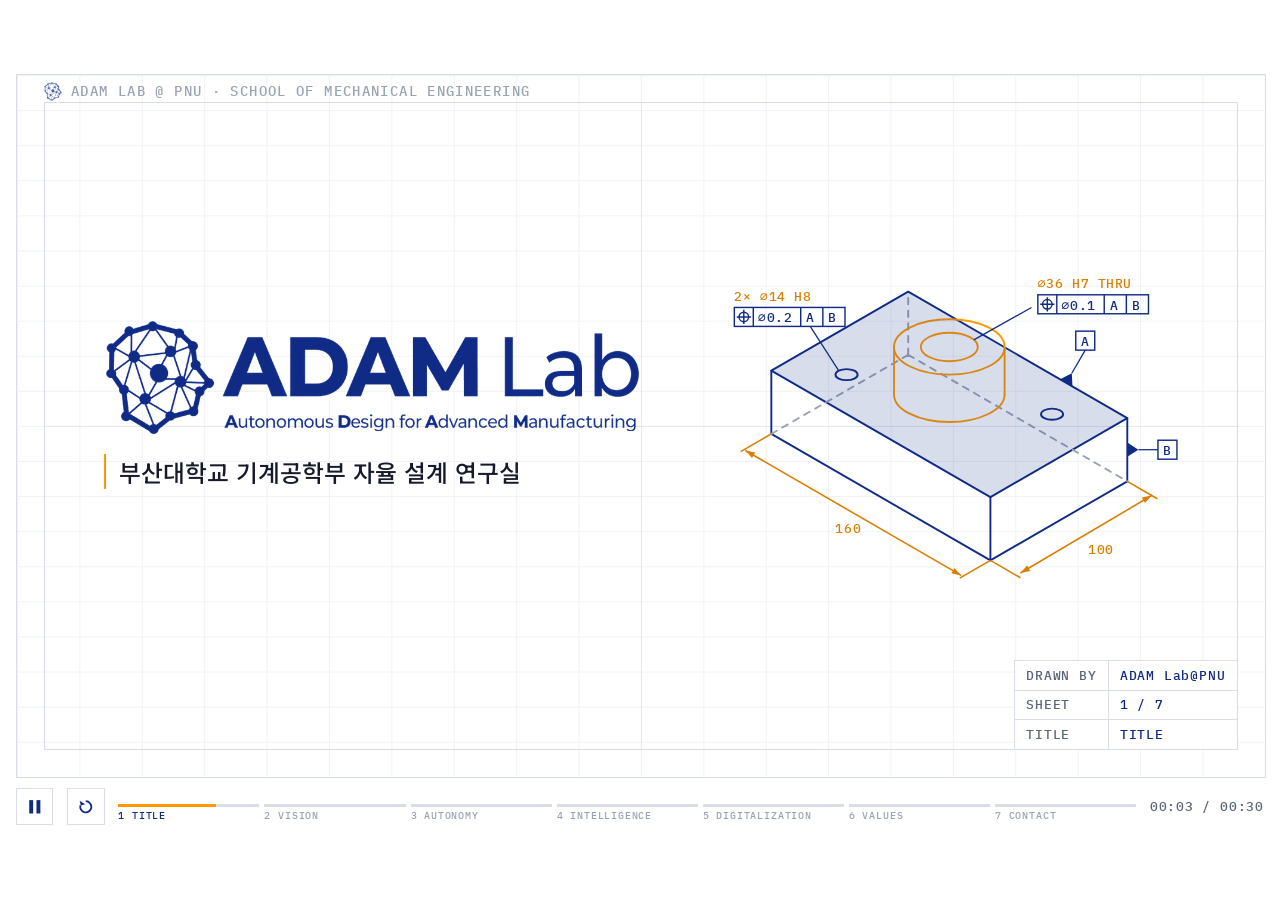
<file: assets/hero/index.html>
<!doctype html>
<html lang="ko">
<head>
<meta charset="utf-8">
<meta name="viewport" content="width=device-width,initial-scale=1,viewport-fit=cover">
<title>ADAM Lab Intro</title>
<link rel="preconnect" href="https://fonts.googleapis.com">
<link rel="stylesheet" href="https://fonts.googleapis.com/css2?family=Chakra+Petch:wght@500;600;700&family=Noto+Sans+KR:wght@400;500;700&family=IBM+Plex+Mono:wght@400;500&display=swap">
<style>
  :root{
    --ground:#FFFFFF;
    --sheet:#FFFFFF;
    --grid:#F0F2F7;
    --line:#D8DDE8;
    --line-soft:#E9ECF3;
    --navy:#102B86;
    --blue:#0707AA;
    --ink:#161A2B;
    --ink-dim:#5A6378;
    --ink-faint:#9AA3B5;
    --accent:#FF9900;
    --accent-deep:#D97E00;
    --display:"Chakra Petch","Noto Sans KR",system-ui,sans-serif;
    --body:"Noto Sans KR","Apple SD Gothic Neo","Malgun Gothic",system-ui,sans-serif;
    --mono:"IBM Plex Mono",ui-monospace,SFMono-Regular,Menlo,monospace;
    --ease:cubic-bezier(.2,.7,.2,1);
  }
  html,body{height:100%;overflow:hidden}
  body{
    margin:0;background:var(--ground);color:var(--ink);
    font-family:var(--body);font-size:14px;line-height:1.5;
    padding-inline:16px;padding-block:12px;box-sizing:border-box;
    display:flex;flex-direction:column;align-items:center;justify-content:center;
    -webkit-font-smoothing:antialiased;
  }
  /* whole widget scales with width, but never taller than the viewport (stage 56.25% + controls ≈ 4.5% of width) */
  .wrap{width:min(100%,calc((100vh - 24px) * 1.64));max-width:1400px;display:flex;flex-direction:column;container-type:inline-size}

  /* ---------- Drawing sheet / stage ---------- */
  .stage{
    position:relative;width:100%;aspect-ratio:16/9;max-width:100%;
    --k:.5; /* global timing scale */
    background:var(--sheet);
    border:1px solid var(--line);
    overflow:hidden;
    word-break:keep-all;overflow-wrap:break-word;
    background-image:
      linear-gradient(var(--grid) 1px,transparent 1px),
      linear-gradient(90deg,var(--grid) 1px,transparent 1px);
    background-size:5% 5%,5% 5%;
  }
  .frame{position:absolute;inset:2.2cqi;border:1px solid var(--line);pointer-events:none}
  .frame::before,.frame::after{content:"";position:absolute;background:var(--line)}
  .frame::before{left:-1px;right:-1px;top:50%;height:1px;opacity:.5}
  .frame::after{top:-1px;bottom:-1px;left:50%;width:1px;opacity:.5}
  .tick{position:absolute;left:2.2cqi;top:.55cqi;display:flex;align-items:center;gap:.7cqi;font:500 1.1cqi var(--mono);color:var(--ink-faint);letter-spacing:.1em;pointer-events:none}
  .tick img{height:1.5cqi;width:auto;display:block;opacity:.75}

  .titleblock{
    position:absolute;right:2.2cqi;bottom:2.2cqi;
    display:grid;grid-template-columns:auto auto;gap:0;
    border:1px solid var(--line);background:rgba(255,255,255,.92);
    font:500 1.05cqi/1.5 var(--mono);color:var(--ink-dim);letter-spacing:.06em;
    pointer-events:none;z-index:5
  }
  .titleblock div{padding:.35cqi .9cqi;border-right:1px solid var(--line);border-bottom:1px solid var(--line);white-space:nowrap}
  .titleblock div:nth-child(2n){border-right:0;color:var(--navy)}
  .titleblock div:nth-last-child(-n+2){border-bottom:0}
  .titleblock .hl{color:var(--accent-deep)}

  /* ---------- Scenes ---------- */
  .scene{position:absolute;inset:0;padding:5.5cqi 7cqi 9cqi;display:none;flex-direction:column;justify-content:center}
  .scene.active{display:flex}
  .stage.paused .scene.active,.stage.paused .scene.active *{animation-play-state:paused!important}

  .eyebrow{font:600 1.35cqi var(--display);letter-spacing:.22em;text-transform:uppercase;color:var(--accent-deep);margin:0 0 1.2cqi}
  .eyebrow .n{color:var(--ink-faint);margin-right:1cqi}
  .h-display{font:700 4.6cqi/1.15 var(--display);letter-spacing:-.005em;margin:0;color:var(--navy)}
  .h-display.lg{font-size:6cqi;line-height:1.05}
  .h-display em{font-style:normal;color:var(--accent)}
  .h-display.one{font-size:5cqi;white-space:nowrap}
  .split .h-display{font-size:3.6cqi}
  .lead{font:400 1.8cqi/1.7 var(--body);color:var(--ink-dim);max-width:46em;margin:1.3cqi 0 0;text-wrap:pretty}
  .lead strong{color:var(--ink);font-weight:500}
  .chips{display:flex;flex-wrap:wrap;gap:.8cqi;margin-top:2cqi}
  .chip{font:500 1.35cqi var(--mono);letter-spacing:.06em;color:var(--ink-dim);border:1px solid var(--line);padding:.45cqi 1cqi;background:rgba(255,255,255,.7);white-space:nowrap}
  .chip.on{border-color:var(--navy);color:var(--navy)}

  /* ---------- Motion primitives ---------- */
  .scene.active .rise{animation:rise .7s var(--ease) both;animation-delay:calc(var(--d,0s)*var(--k))}
  .scene.active .fade{animation:fade .6s var(--ease) both;animation-delay:calc(var(--d,0s)*var(--k))}
  .scene.active .pop{animation:pop .5s var(--ease) both;animation-delay:calc(var(--d,0s)*var(--k))}
  .scene.active .draw{stroke-dasharray:1;stroke-dashoffset:1;animation:appear .01s linear both calc(var(--d,0s)*var(--k)),draw calc(var(--dd,1.1s)*var(--k)) var(--ease) both calc(var(--d,0s)*var(--k))}
  .scene.active .dots{animation:dots calc(3.2s*var(--k)) var(--ease) both;animation-delay:calc(var(--d,0s)*var(--k))}
  @keyframes rise{from{opacity:0;transform:translateY(1.6cqi)}to{opacity:1;transform:none}}
  @keyframes fade{from{opacity:0}to{opacity:1}}
  @keyframes pop{from{opacity:0;transform:scale(.6)}to{opacity:1;transform:none}}
  @keyframes draw{to{stroke-dashoffset:0}}
  @keyframes appear{from{opacity:0}to{opacity:1}}
  @keyframes dots{0%{opacity:0}25%{opacity:1}70%{opacity:1}100%{opacity:0}}
  @keyframes fill-in{from{fill-opacity:0}to{fill-opacity:.16}}
  @keyframes flow{to{stroke-dashoffset:-24}}
  @media (prefers-reduced-motion:reduce){
    .scene.active *{animation-duration:.01s!important;animation-delay:0s!important}
  }

  /* ---------- Scene 1: Title ---------- */
  .s1 .txt{max-width:50cqi}
  .s1 .logo{width:43cqi;max-width:100%;height:auto;display:block}
  .s1 .ko{font:500 1.9cqi var(--body);color:var(--ink);margin-top:1.4cqi;padding-left:1cqi;border-left:2px solid var(--accent)}
  .s1 .en{font:500 1.3cqi var(--mono);letter-spacing:.08em;color:var(--ink-dim);margin-top:.5cqi;padding-left:1cqi}
  .part{position:absolute;right:5cqi;top:50%;width:38cqi;transform:translateY(-50%);pointer-events:none}
  .part svg{width:100%;height:auto;display:block;overflow:visible}
  .part .st{fill:none;stroke:var(--navy);stroke-width:1.2;stroke-linecap:round;stroke-linejoin:round}
  .part .st.hid{stroke:var(--ink-faint);stroke-dasharray:4 4}
  .part .st.ac{stroke:var(--accent)}
  .part .dim{fill:none;stroke:var(--accent-deep);stroke-width:1}
  .part text{font:500 8.5px var(--mono);fill:var(--accent-deep);letter-spacing:.04em}
  .part text.dt{fill:var(--navy)}
  .part .fcf{fill:none;stroke:var(--navy);stroke-width:.9}
  .part .fcf-fill{fill:var(--navy)}
  .part .ldr{fill:none;stroke:var(--navy);stroke-width:.8}
  .part .face{fill:var(--navy);fill-opacity:0}
  .scene.active .part .face{animation:fill-in .8s var(--ease) both;animation-delay:calc(var(--d,0s)*var(--k))}

  /* ---------- Scene 2: Vision / AID ---------- */
  .aid{display:grid;grid-template-columns:repeat(3,1fr);gap:1.6cqi;margin-top:2.6cqi}
  .aid .k{border-top:1px solid var(--line);padding-top:1.2cqi}
  .aid .cap{font:700 6.4cqi/1 var(--display);color:var(--accent)}
  .aid .word{font:600 1.9cqi var(--display);letter-spacing:.06em;color:var(--navy);margin-top:.4cqi}
  .aid .sub{font:400 1.35cqi var(--mono);color:var(--ink-dim);letter-spacing:.04em;margin-top:.3cqi}

  /* ---------- Scene 3: Autonomy pipeline ---------- */
  .flow{display:flex;flex-direction:column;gap:.3cqi}
  .node{display:grid;grid-template-columns:8cqi 1fr;gap:1.2cqi;align-items:center;border:1px solid var(--line);background:rgba(255,255,255,.8);padding:.45cqi 1cqi;min-width:0}
  .node svg{width:100%;height:auto;display:block;aspect-ratio:2/1}
  .node .st{fill:none;stroke:var(--navy);stroke-width:1.3;stroke-linecap:round;stroke-linejoin:round}
  .node .st.ac{stroke:var(--accent)}
  .node .st.dim{stroke:var(--ink-faint)}
  .node .lbl{font:600 1.4cqi var(--display);letter-spacing:.14em;color:var(--navy)}
  .node .lbl-ko{font:400 1.25cqi var(--body);color:var(--ink-dim);margin-top:.1cqi}
  .arrow{width:8cqi;height:1.3cqi;color:var(--ink-faint);padding-left:1cqi;box-sizing:border-box}
  .arrow svg{width:100%;height:100%;display:block;overflow:visible}
  .arrow .st{fill:none;stroke:currentColor;stroke-width:1.4}

  /* ---------- Scene 4/5: split layout ---------- */
  .split{display:grid;grid-template-columns:1.2fr 1fr;gap:3cqi;align-items:center}

  .graph{width:100%;height:auto;display:block;overflow:visible}
  .graph .dot{fill:var(--ink-faint)}
  .graph .edge{fill:none;stroke:var(--accent);stroke-width:1.2}
  .graph .nd{fill:#fff;stroke:var(--navy);stroke-width:1.6}
  .graph .nd.c{fill:var(--navy)}
  .graph .nd.s{fill:var(--navy)}
  .graph text{font:500 9.5px var(--mono);fill:var(--navy);letter-spacing:.04em;paint-order:stroke;stroke:#fff;stroke-width:3px;stroke-linejoin:round}
  .graph .lbl-dim{fill:var(--ink-dim)}

  .twin{width:100%;height:auto;display:block;overflow:visible}
  .twin .st{fill:none;stroke:var(--ink-dim);stroke-width:1.2;stroke-linecap:round;stroke-linejoin:round}
  .twin .solid{fill:var(--ink-faint);fill-opacity:.25;stroke:var(--ink-dim);stroke-width:1.2}
  .twin .wire{stroke:var(--navy);stroke-width:1.6}
  .twin .wire.hid{stroke:var(--ink-faint);stroke-dasharray:5 5}
  .twin .thread{fill:none;stroke:var(--accent);stroke-width:1.4;stroke-dasharray:6 6}
  .scene.active .twin .thread.live{animation:fade .5s var(--ease) both calc(var(--d,0s)*var(--k)),flow 1s linear infinite calc(var(--d,0s)*var(--k))}
  .twin text{font:500 9px var(--mono);letter-spacing:.14em;fill:var(--ink-dim)}
  .twin text.ac{fill:var(--navy)}
  .twin .sig{fill:var(--accent)}
  .twin .tag{font:400 8px var(--mono);fill:var(--ink-dim);letter-spacing:.02em}

  /* ---------- Scene 6: Values ---------- */
  .vals{display:grid;grid-template-columns:repeat(3,1fr);gap:2cqi;margin-top:2.6cqi}
  .val{border-top:2px solid var(--accent);padding-top:1.4cqi}
  .val .pic{width:9cqi;height:auto;display:block;margin-bottom:1cqi;overflow:visible}
  .val .pic .st{fill:none;stroke:var(--navy);stroke-width:1.4;stroke-linecap:round;stroke-linejoin:round}
  .val .pic .ac{stroke:var(--accent)}
  .val .pic .nd{fill:#fff;stroke:var(--navy);stroke-width:1.4}
  .val .pic .nd.c{fill:var(--accent);stroke:var(--accent)}
  .val .en{font:700 3.6cqi/1 var(--display);letter-spacing:.02em;color:var(--navy)}
  .val .ko{font:500 1.7cqi/1.55 var(--body);color:var(--ink);margin-top:1cqi}
  .val .q{font:400 1.3cqi/1.55 var(--body);color:var(--ink-dim);margin-top:.5cqi}

  /* ---------- Scene 7: Closing ---------- */
  .s7 .mark{width:9cqi;height:auto;display:block;margin-bottom:1.2cqi}
  .s7 .contact{display:grid;grid-template-columns:auto 1fr;gap:.4cqi 2cqi;margin-top:2.4cqi;font:400 1.5cqi/1.6 var(--body);color:var(--ink)}
  .s7 .contact dt{font:500 1.1cqi var(--mono);letter-spacing:.14em;color:var(--ink-faint);text-transform:uppercase;align-self:center}
  .s7 .contact dd{margin:0}
  .s7 .contact a{color:var(--blue);text-decoration:none;border-bottom:1px solid var(--line)}

  /* ---------- Controls ---------- */
  .controls{display:flex;align-items:center;gap:1.1cqi;margin-top:.8cqi;color:var(--ink-dim);font:500 1.05cqi var(--mono);letter-spacing:.06em}
  .btn{appearance:none;border:1px solid var(--line);background:#fff;color:var(--navy);width:3cqi;height:3cqi;display:inline-flex;align-items:center;justify-content:center;cursor:pointer;padding:0;flex:none}
  .btn:hover{border-color:var(--navy)}
  .btn:focus-visible{outline:2px solid var(--accent);outline-offset:2px}
  .btn svg{width:1.25cqi;height:1.25cqi;fill:currentColor}
  .btn svg.off{display:none!important}
  .segs{flex:1 1 auto;display:flex;gap:.4cqi;min-width:0}
  .seg{flex:1;height:2.4cqi;position:relative;cursor:pointer;background:transparent;border:0;padding:0;min-width:0}
  .seg::before{content:"";position:absolute;left:0;right:0;top:.95cqi;height:.28cqi;background:var(--line)}
  .seg .fill{position:absolute;left:0;top:.95cqi;height:.28cqi;width:0;background:var(--accent)}
  .seg.done .fill{width:100%}
  .seg:focus-visible{outline:2px solid var(--accent);outline-offset:2px}
  .seg .nm{position:absolute;left:0;right:.5cqi;top:1.4cqi;font:500 .82cqi var(--mono);letter-spacing:.08em;color:var(--ink-faint);white-space:nowrap;overflow:hidden;text-overflow:ellipsis;text-align:left}
  .seg.cur .nm{color:var(--navy)}
  .time{font-variant-numeric:tabular-nums;min-width:9ch;text-align:right;flex:none}
</style>

<div class="wrap">
  <div class="stage" id="stage">
    <div class="frame"></div>
    <div class="tick"><img src="[data-uri]" alt=""><span>ADAM LAB @ PNU · SCHOOL OF MECHANICAL ENGINEERING</span></div>

    <!-- ============ SHEET 1 · TITLE ============ -->
    <section class="scene s1" data-name="TITLE" data-ko="타이틀" data-dur="4500">
      <div class="part">
        <svg viewBox="36 70 300 210" aria-hidden="true">
          <!-- 1. top face outline -->
          <path class="st draw" pathLength="1" style="--d:.2s;--dd:1s" d="M150,90 L288.6,170 L202,220 L63.4,140 Z"></path>
          <!-- 2. vertical edges -->
          <path class="st draw" pathLength="1" style="--d:1s;--dd:.5s" d="M288.6,170 L288.6,210"></path>
          <path class="st draw" pathLength="1" style="--d:1.05s;--dd:.5s" d="M202,220 L202,260"></path>
          <path class="st draw" pathLength="1" style="--d:1.1s;--dd:.5s" d="M63.4,140 L63.4,180"></path>
          <!-- 3. bottom edges -->
          <path class="st draw" pathLength="1" style="--d:1.4s;--dd:.8s" d="M63.4,180 L202,260 L288.6,210"></path>
          <!-- 4. hidden edges -->
          <path class="st hid fade" style="--d:2s" d="M150,130 L288.6,210 M150,130 L63.4,180 M150,130 L150,90"></path>
          <!-- 5. boss ⌀70 with ⌀36 bore -->
          <path class="st ac draw" pathLength="1" style="--d:2.2s;--dd:.7s" d="M141,125 a35,17.5 0 1 0 70,0 a35,17.5 0 1 0 -70,0"></path>
          <path class="st ac draw" pathLength="1" style="--d:2.7s;--dd:.4s" d="M141,125 L141,155 M211,125 L211,155"></path>
          <path class="st ac draw" pathLength="1" style="--d:2.95s;--dd:.6s" d="M141,155 A35,17.5 0 1 0 211,155"></path>
          <path class="st ac draw" pathLength="1" style="--d:3.3s;--dd:.5s" d="M158,125 a18,9 0 1 0 36,0 a18,9 0 1 0 -36,0"></path>
          <!-- 6. plate holes ⌀14 -->
          <path class="st draw" pathLength="1" style="--d:3.5s;--dd:.5s" d="M104,142.5 a7,3.5 0 1 0 14,0 a7,3.5 0 1 0 -14,0"></path>
          <path class="st draw" pathLength="1" style="--d:3.65s;--dd:.5s" d="M234,167.5 a7,3.5 0 1 0 14,0 a7,3.5 0 1 0 -14,0"></path>
          <!-- 7. face tint -->
          <polygon class="face" points="150,90 288.6,170 202,220 63.4,140" style="--d:3.9s" fill-opacity="0"></polygon>
          <!-- 8. dimension 160 along the front-left bottom edge -->
          <path class="dim draw" pathLength="1" style="--d:4.2s;--dd:.7s" d="M63.4,180 L44,191.2 M202,260 L182.6,271.2 M47,190.5 L183.5,269.5"></path>
          <g class="fade" style="--d:4.7s" fill="var(--accent-deep)">
            <polygon points="183.5,269.5 177.3,268.2 179.3,264.8"></polygon>
            <polygon points="47,190.5 51.2,195.2 53.2,191.8"></polygon>
          </g>
          <text class="fade" style="--d:4.8s" x="104" y="243">160</text>
          <!-- 9. dimension 100 along the front-right bottom edge -->
          <path class="dim draw" pathLength="1" style="--d:4.6s;--dd:.7s" d="M288.6,210 L307.6,221 M202,260 L221,271 M304,219 L221,268"></path>
          <g class="fade" style="--d:5.1s" fill="var(--accent-deep)">
            <polygon points="221,268 227.2,266.7 225.2,263.3"></polygon>
            <polygon points="304,219 299.8,223.7 297.8,220.3"></polygon>
          </g>
          <text class="fade" style="--d:5.2s" x="264" y="256">100</text>
          <!-- 10. bore: size + position tolerance to datums A, B -->
          <path class="ldr fade" style="--d:5.3s" d="M191.5,120.5 L228,100"></path>
          <g class="fade" style="--d:5.4s">
            <text x="232" y="88">⌀36 H7 THRU</text>
            <rect class="fcf" x="232" y="92" width="70" height="12"></rect>
            <path class="fcf" d="M244,92 v12 M274,92 v12 M288,92 v12"></path>
            <circle class="fcf" cx="238" cy="98" r="3"></circle>
            <path class="fcf" d="M238,93.5 v9 M233.5,98 h9"></path>
            <text class="dt" x="247" y="101.5">⌀0.1</text>
            <text class="dt" x="277.5" y="101.5">A</text>
            <text class="dt" x="291.5" y="101.5">B</text>
          </g>
          <!-- 11. plate holes: size + position tolerance -->
          <path class="ldr fade" style="--d:5.6s" d="M106,140 L88,112"></path>
          <g class="fade" style="--d:5.7s">
            <text x="40" y="96">2× ⌀14 H8</text>
            <rect class="fcf" x="40" y="100" width="70" height="12"></rect>
            <path class="fcf" d="M52,100 v12 M82,100 v12 M96,100 v12"></path>
            <circle class="fcf" cx="46" cy="106" r="3"></circle>
            <path class="fcf" d="M46,101.5 v9 M41.5,106 h9"></path>
            <text class="dt" x="55" y="109.5">⌀0.2</text>
            <text class="dt" x="85.5" y="109.5">A</text>
            <text class="dt" x="99.5" y="109.5">B</text>
          </g>
          <!-- 12. datum A (top face) · datum B (right side face): triangle base on the surface edge, apex to the leader -->
          <g class="fade" style="--d:6s">
            <polygon class="fcf-fill" points="253.9,149.95 246.1,145.45 253.5,141.6"></polygon>
            <path class="ldr" d="M253.5,141.6 L262,127"></path>
            <rect class="fcf" x="256" y="115" width="12" height="12"></rect>
            <text class="dt" x="259" y="124.5">A</text>
          </g>
          <g class="fade" style="--d:6.2s">
            <polygon class="fcf-fill" points="288.6,185.5 288.6,194.5 295.6,190"></polygon>
            <path class="ldr" d="M295.6,190 L308,190"></path>
            <rect class="fcf" x="308" y="184" width="12" height="12"></rect>
            <text class="dt" x="311" y="193.5">B</text>
          </g>
        </svg>
      </div>
      <div class="txt">
        <img class="logo rise" style="--d:.2s" src="[data-uri]" alt="ADAM Lab — Autonomous Design for Advanced Manufacturing">
        <div class="ko rise" style="--d:1s">부산대학교 기계공학부 자율 설계 연구실</div>
      </div>
    </section>

    <!-- ============ SHEET 2 · VISION ============ -->
    <section class="scene s2" data-name="VISION" data-ko="비전" data-dur="4500">
      <p class="eyebrow rise">Our vision</p>
      <h2 class="h-display lg rise" style="--d:.15s">Pioneering <em>AX</em> &amp; <em>DX</em><br>in Engineering Design</h2>
      <p class="lead rise" style="--d:.5s">설계는 여전히 사람의 경험과 반복 작업에 크게 의존합니다.<br>ADAM Lab은 <strong>AI 전환(AX)</strong>과 <strong>디지털 전환(DX)</strong>으로<br>공학 설계가 스스로 판단하고, 배우고, 연결되는 다음 단계를 개척합니다.</p>
      <div class="aid">
        <div class="k rise" style="--d:1.4s"><div class="cap">A</div><div class="word">Autonomy</div><div class="sub">IDEA → PRODUCT</div></div>
        <div class="k rise" style="--d:1.7s"><div class="cap">I</div><div class="word">Intelligence</div><div class="sub">DATA → KNOWLEDGE</div></div>
        <div class="k rise" style="--d:2s"><div class="cap">D</div><div class="word">Digitalization</div><div class="sub">PHYSICAL → DIGITAL</div></div>
      </div>
      <p class="lead rise" style="--d:2.8s;margin-top:1.8cqi">세 축이 모여 하나의 목표가 됩니다.</p>
    </section>

    <!-- ============ SHEET 3 · AUTONOMY ============ -->
    <section class="scene s3" data-name="AUTONOMY" data-ko="설계 자율화" data-dur="5000">
      <div class="split">
        <div>
          <p class="eyebrow rise"><span class="n">A</span>Autonomy · Idea to Product</p>
          <h2 class="h-display rise" style="--d:.15s">아이디어가 제품이 되는<br>전 과정을 자율화한다</h2>
          <p class="lead rise" style="--d:.4s">CAD 모델링, 공정 계획(CAPP), 가공(CAM)을 하나의 AI 기반 자동화 흐름으로 통합합니다. 적층·하이브리드·지속가능 제조를 위한 설계 결정을 시스템이 먼저 제안합니다.</p>
          <div class="chips">
            <span class="chip on rise" style="--d:5.8s">CAD / CAPP / CAM</span>
            <span class="chip rise" style="--d:6s">Design for Additive Manufacturing</span>
            <span class="chip rise" style="--d:6.2s">Hybrid Manufacturing</span>
            <span class="chip rise" style="--d:6.4s">Sustainable Manufacturing</span>
          </div>
        </div>
        <div class="flow">
          <div class="node rise" style="--d:1s">
            <svg viewBox="0 10 120 70" aria-hidden="true">
              <path class="st dim draw" pathLength="1" style="--d:1.2s;--dd:.8s" d="M14,70 C30,20 50,80 62,40 S90,20 106,60"></path>
              <path class="st draw" pathLength="1" style="--d:1.5s;--dd:.5s" d="M20,76 L100,76"></path>
              <path class="st ac draw" pathLength="1" style="--d:1.6s;--dd:.4s" d="M60,18 v-6 M50,22 l-4,-4 M70,22 l4,-4"></path>
            </svg>
            <div><div class="lbl">IDEA</div><div class="lbl-ko">설계 의도 · 요구사항</div></div>
          </div>
          <div class="arrow fade" style="--d:1.7s"><svg viewBox="0 0 16 16"><path class="st draw" pathLength="1" style="--d:1.7s;--dd:.4s" d="M8,0 V13 M3,8 L8,13 L13,8"></path></svg></div>
          <div class="node rise" style="--d:1.9s">
            <svg viewBox="0 10 120 70" aria-hidden="true">
              <path class="st draw" pathLength="1" style="--d:2.1s;--dd:.7s" d="M30,32 L78,32 L98,20 L98,58 L78,70 L30,70 Z"></path>
              <path class="st draw" pathLength="1" style="--d:2.4s;--dd:.5s" d="M78,32 L78,70 M78,32 L98,20 M30,32 L50,20 L98,20"></path>
              <path class="st ac draw" pathLength="1" style="--d:2.6s;--dd:.5s" d="M43,51 a11,11 0 1 0 22,0 a11,11 0 1 0 -22,0"></path>
            </svg>
            <div><div class="lbl">CAD</div><div class="lbl-ko">형상 모델링</div></div>
          </div>
          <div class="arrow fade" style="--d:2.6s"><svg viewBox="0 0 16 16"><path class="st draw" pathLength="1" style="--d:2.6s;--dd:.4s" d="M8,0 V13 M3,8 L8,13 L13,8"></path></svg></div>
          <div class="node rise" style="--d:2.8s">
            <svg viewBox="0 10 120 70" aria-hidden="true">
              <path class="st ac draw" pathLength="1" style="--d:3s;--dd:.4s" d="M18,24 h8 M18,45 h8 M18,66 h8"></path>
              <path class="st draw" pathLength="1" style="--d:3.1s;--dd:.4s" d="M36,24 h66"></path>
              <path class="st draw" pathLength="1" style="--d:3.25s;--dd:.4s" d="M36,45 h50"></path>
              <path class="st draw" pathLength="1" style="--d:3.4s;--dd:.4s" d="M36,66 h58"></path>
            </svg>
            <div><div class="lbl">CAPP</div><div class="lbl-ko">공정 순서 · 공구 · 조건</div></div>
          </div>
          <div class="arrow fade" style="--d:3.5s"><svg viewBox="0 0 16 16"><path class="st draw" pathLength="1" style="--d:3.5s;--dd:.4s" d="M8,0 V13 M3,8 L8,13 L13,8"></path></svg></div>
          <div class="node rise" style="--d:3.7s">
            <svg viewBox="0 10 120 70" aria-hidden="true">
              <rect class="st dim" x="18" y="18" width="84" height="54"></rect>
              <path class="st ac draw" pathLength="1" style="--d:3.9s;--dd:1.4s" d="M24,24 H96 V32 H24 V40 H96 V48 H24 V56 H96 V64 H24"></path>
            </svg>
            <div><div class="lbl">CAM</div><div class="lbl-ko">가공 경로 · NC 코드</div></div>
          </div>
          <div class="arrow fade" style="--d:4.4s"><svg viewBox="0 0 16 16"><path class="st draw" pathLength="1" style="--d:4.4s;--dd:.4s" d="M8,0 V13 M3,8 L8,13 L13,8"></path></svg></div>
          <div class="node rise" style="--d:4.6s">
            <svg viewBox="0 10 120 70" aria-hidden="true">
              <path class="st draw" pathLength="1" style="--d:4.8s;--dd:.7s" d="M30,40 L70,22 L105,40 L65,58 Z"></path>
              <path class="st draw" pathLength="1" style="--d:5.1s;--dd:.5s" d="M30,40 v18 L65,76 L105,58 v-18 M65,58 v18"></path>
              <path class="st ac draw" pathLength="1" style="--d:5.4s;--dd:.4s" d="M84,26 l5,5 l10,-11"></path>
            </svg>
            <div><div class="lbl">PRODUCT</div><div class="lbl-ko">실제 제품</div></div>
          </div>
        </div>
      </div>
    </section>

    <!-- ============ SHEET 4 · INTELLIGENCE ============ -->
    <section class="scene s4" data-name="INTELLIGENCE" data-ko="설계 지능화" data-dur="4500">
      <div class="split">
        <div>
          <p class="eyebrow rise"><span class="n">I</span>Intelligence · Data to Knowledge</p>
          <h2 class="h-display rise" style="--d:.15s">데이터에서<br>새로운 설계 지식을 만든다</h2>
          <p class="lead rise" style="--d:.4s">도면, 형상, 측정값, 공정 이력은 흩어진 점들입니다. 이 점들을 연결해 지식 그래프로 만들고 LLM 에이전트가 그 위에서 추론하면, 설계 경험은 재사용 가능한 <strong>지능</strong>이 됩니다.</p>
          <div class="chips">
            <span class="chip on rise" style="--d:4.6s">Knowledge-based Design</span>
            <span class="chip on rise" style="--d:4.8s">Data-driven Design</span>
            <span class="chip rise" style="--d:5s">Knowledge Graph</span>
            <span class="chip rise" style="--d:5.2s">Multi-agent LLM</span>
          </div>
        </div>
        <svg class="graph" viewBox="0 0 320 260" aria-hidden="true">
          <g class="dots" style="--d:.3s"><circle class="dot" cx="144.5" cy="30.3" r="1.8"></circle><circle class="dot" cx="95.8" cy="41.0" r="1.8"></circle><circle class="dot" cx="198.4" cy="44.2" r="1.8"></circle><circle class="dot" cx="225.4" cy="70.8" r="1.8"></circle><circle class="dot" cx="62.0" cy="72.8" r="1.8"></circle><circle class="dot" cx="181.1" cy="80.7" r="1.8"></circle><circle class="dot" cx="106.8" cy="91.1" r="1.8"></circle><circle class="dot" cx="232.4" cy="109.1" r="1.8"></circle><circle class="dot" cx="157.3" cy="124.7" r="1.8"></circle><circle class="dot" cx="61.7" cy="126.0" r="1.8"></circle><circle class="dot" cx="201.3" cy="141.8" r="1.8"></circle><circle class="dot" cx="257.3" cy="145.1" r="1.8"></circle><circle class="dot" cx="85.1" cy="157.1" r="1.8"></circle><circle class="dot" cx="240.2" cy="161.3" r="1.8"></circle><circle class="dot" cx="129.4" cy="177.1" r="1.8"></circle><circle class="dot" cx="227.5" cy="201.0" r="1.8"></circle><circle class="dot" cx="91.3" cy="211.8" r="1.8"></circle><circle class="dot" cx="178.9" cy="212.2" r="1.8"></circle><circle class="dot" cx="147.5" cy="236.9" r="1.8"></circle></g>
          <g>
            <path class="edge draw" pathLength="1" style="--d:1.2s;--dd:.6s" d="M181.1,80.7 L106.8,91.1"></path>
<path class="edge draw" pathLength="1" style="--d:1.26s;--dd:.6s" d="M157.3,124.7 L106.8,91.1"></path>
<path class="edge draw" pathLength="1" style="--d:1.32s;--dd:.6s" d="M106.8,91.1 L129.4,177.1"></path>
<path class="edge draw" pathLength="1" style="--d:1.38s;--dd:.6s" d="M157.3,124.7 L181.1,80.7"></path>
<path class="edge draw" pathLength="1" style="--d:1.44s;--dd:.6s" d="M157.3,124.7 L201.3,141.8"></path>
<path class="edge draw" pathLength="1" style="--d:1.5s;--dd:.6s" d="M157.3,124.7 L129.4,177.1"></path>
<path class="edge draw" pathLength="1" style="--d:1.9s;--dd:.6s" d="M144.5,30.3 L95.8,41.0"></path>
<path class="edge draw" pathLength="1" style="--d:1.96s;--dd:.6s" d="M181.1,80.7 L144.5,30.3"></path>
<path class="edge draw" pathLength="1" style="--d:2.02s;--dd:.6s" d="M95.8,41.0 L62.0,72.8"></path>
<path class="edge draw" pathLength="1" style="--d:2.08s;--dd:.6s" d="M106.8,91.1 L95.8,41.0"></path>
<path class="edge draw" pathLength="1" style="--d:2.14s;--dd:.6s" d="M181.1,80.7 L225.4,70.8"></path>
<path class="edge draw" pathLength="1" style="--d:2.2s;--dd:.6s" d="M106.8,91.1 L62.0,72.8"></path>
<path class="edge draw" pathLength="1" style="--d:2.26s;--dd:.6s" d="M62.0,72.8 L61.7,126.0"></path>
<path class="edge draw" pathLength="1" style="--d:2.32s;--dd:.6s" d="M106.8,91.1 L61.7,126.0"></path>
<path class="edge draw" pathLength="1" style="--d:2.38s;--dd:.6s" d="M106.8,91.1 L85.1,157.1"></path>
<path class="edge draw" pathLength="1" style="--d:2.44s;--dd:.6s" d="M61.7,126.0 L85.1,157.1"></path>
<path class="edge draw" pathLength="1" style="--d:2.5s;--dd:.6s" d="M201.3,141.8 L257.3,145.1"></path>
<path class="edge draw" pathLength="1" style="--d:2.56s;--dd:.6s" d="M201.3,141.8 L178.9,212.2"></path>
<path class="edge draw" pathLength="1" style="--d:2.62s;--dd:.6s" d="M129.4,177.1 L85.1,157.1"></path>
<path class="edge draw" pathLength="1" style="--d:2.68s;--dd:.6s" d="M85.1,157.1 L91.3,211.8"></path>
<path class="edge draw" pathLength="1" style="--d:2.74s;--dd:.6s" d="M129.4,177.1 L91.3,211.8"></path>
<path class="edge draw" pathLength="1" style="--d:2.8s;--dd:.6s" d="M129.4,177.1 L178.9,212.2"></path>
<path class="edge draw" pathLength="1" style="--d:2.86s;--dd:.6s" d="M129.4,177.1 L147.5,236.9"></path>
<path class="edge draw" pathLength="1" style="--d:2.92s;--dd:.6s" d="M91.3,211.8 L147.5,236.9"></path>
<path class="edge draw" pathLength="1" style="--d:2.98s;--dd:.6s" d="M178.9,212.2 L147.5,236.9"></path>
<path class="edge draw" pathLength="1" style="--d:2.6s;--dd:.6s" d="M144.5,30.3 L198.4,44.2"></path>
<path class="edge draw" pathLength="1" style="--d:2.66s;--dd:.6s" d="M225.4,70.8 L198.4,44.2"></path>
<path class="edge draw" pathLength="1" style="--d:2.72s;--dd:.6s" d="M225.4,70.8 L232.4,109.1"></path>
<path class="edge draw" pathLength="1" style="--d:2.78s;--dd:.6s" d="M257.3,145.1 L232.4,109.1"></path>
<path class="edge draw" pathLength="1" style="--d:2.84s;--dd:.6s" d="M257.3,145.1 L240.2,161.3"></path>
<path class="edge draw" pathLength="1" style="--d:2.9s;--dd:.6s" d="M240.2,161.3 L227.5,201.0"></path>
<path class="edge draw" pathLength="1" style="--d:2.96s;--dd:.6s" d="M178.9,212.2 L227.5,201.0"></path>
          </g>
          <g>
            <circle class="nd pop" style="--d:2.35s" cx="144.5" cy="30.3" r="7.2"></circle>
<circle class="nd s pop" style="--d:2.35s" cx="95.8" cy="41.0" r="6.5"></circle>
<circle class="nd s pop" style="--d:3.0500000000000003s" cx="198.4" cy="44.2" r="6.9"></circle>
<circle class="nd s pop" style="--d:2.5900000000000003s" cx="225.4" cy="70.8" r="6.3"></circle>
<circle class="nd pop" style="--d:2.47s" cx="62.0" cy="72.8" r="6.5"></circle>
<circle class="nd s pop" style="--d:1.65s" cx="181.1" cy="80.7" r="8.4"></circle>
<circle class="nd s pop" style="--d:1.65s" cx="106.8" cy="91.1" r="8.3"></circle>
<circle class="nd s pop" style="--d:3.1700000000000004s" cx="232.4" cy="109.1" r="7.2"></circle>
<circle class="nd c pop" style="--d:1.0s" cx="157.3" cy="124.7" r="13.1"></circle>
<circle class="nd s pop" style="--d:2.71s" cx="61.7" cy="126.0" r="6.9"></circle>
<circle class="nd s pop" style="--d:1.89s" cx="201.3" cy="141.8" r="8.4"></circle>
<circle class="nd pop" style="--d:2.95s" cx="257.3" cy="145.1" r="6.1"></circle>
<circle class="nd s pop" style="--d:2.83s" cx="85.1" cy="157.1" r="6.5"></circle>
<circle class="nd s pop" style="--d:3.29s" cx="240.2" cy="161.3" r="6.9"></circle>
<circle class="nd s pop" style="--d:1.77s" cx="129.4" cy="177.1" r="8.4"></circle>
<circle class="nd pop" style="--d:3.35s" cx="227.5" cy="201.0" r="5.9"></circle>
<circle class="nd pop" style="--d:3.1300000000000003s" cx="91.3" cy="211.8" r="6.9"></circle>
<circle class="nd s pop" style="--d:3.0100000000000002s" cx="178.9" cy="212.2" r="6.1"></circle>
<circle class="nd pop" style="--d:3.31s" cx="147.5" cy="236.9" r="6.1"></circle>
          </g>
          <g class="fade" style="--d:4s">
            <text x="176.4" y="128.2" text-anchor="start">Design</text>
<text x="144.5" y="18.1" text-anchor="middle" class="lbl-dim">Material</text>
<text x="50.5" y="76.3" text-anchor="end" class="lbl-dim">Geometry</text>
<text x="268.40000000000003" y="148.6" text-anchor="start" class="lbl-dim">Tolerance</text>
<text x="238.4" y="204.5" text-anchor="start" class="lbl-dim">Cost / CO₂</text>
<text x="79.39999999999999" y="215.3" text-anchor="end" class="lbl-dim">Process</text>
<text x="147.5" y="254.0" text-anchor="middle" class="lbl-dim">Machine</text>
          </g>
        </svg>
      </div>
    </section>

    <!-- ============ SHEET 5 · DIGITALIZATION ============ -->
    <section class="scene s5" data-name="DIGITALIZATION" data-ko="설계 디지털화" data-dur="4500">
      <div class="split">
        <div>
          <p class="eyebrow rise"><span class="n">D</span>Digitalization · Physical to Digital</p>
          <h2 class="h-display rise" style="--d:.15s">물리 세계와<br>디지털을 연결한다</h2>
          <p class="lead rise" style="--d:.4s">실제 부품과 디지털 트윈이 하나의 디지털 스레드로 묶이면, 설계 정보는 측정·검사·현장까지 끊기지 않고 흐릅니다. VR로 설계를 검토하고 AR로 현장에 설계 정보를 겹쳐 보는 몰입형 환경을 만듭니다.</p>
          <div class="chips">
            <span class="chip on rise" style="--d:5.8s">Digital Twin</span>
            <span class="chip on rise" style="--d:6s">Digital Thread</span>
            <span class="chip rise" style="--d:6.2s">Engineering VR</span>
            <span class="chip rise" style="--d:6.4s">Industrial AR</span>
            <span class="chip rise" style="--d:6.6s">STEP AP242 · AAS</span>
          </div>
        </div>
        <svg class="twin" viewBox="0 0 380 240" aria-hidden="true">
          <text class="fade" style="--d:.5s" x="109" y="104" text-anchor="middle">PHYSICAL</text>
          <g class="fade" style="--d:.6s" transform="translate(0,60) scale(.62)">
            <polygon class="solid" points="150,90 288.6,170 202,220 63.4,140"></polygon>
            <polygon class="solid" points="288.6,170 288.6,210 202,260 202,220"></polygon>
            <polygon class="solid" points="63.4,140 202,220 202,260 63.4,180"></polygon>
            <path class="st" d="M141,155 A35,17.5 0 1 0 211,155 M141,155 L141,125 M211,155 L211,125"></path>
            <path class="st" d="M141,125 a35,17.5 0 1 0 70,0 a35,17.5 0 1 0 -70,0"></path>
            <path class="st" d="M158,125 a18,9 0 1 0 36,0 a18,9 0 1 0 -36,0"></path>
          </g>
          <!-- digital thread: appears, then flows -->
          <path class="thread live" style="--d:4.2s" d="M182,164 C200,150 218,140 236,148"></path>
          <path class="thread live" style="--d:4.3s;animation-direction:normal,reverse" d="M182,188 C200,200 218,196 236,172"></path>
          <circle class="sig pop" style="--d:4.2s" cx="182" cy="164" r="3"></circle>
          <circle class="sig pop" style="--d:4.3s" cx="182" cy="188" r="3"></circle>
          <circle class="sig pop" style="--d:4.7s" cx="236" cy="148" r="3"></circle>
          <circle class="sig pop" style="--d:4.8s" cx="236" cy="172" r="3"></circle>
          <text class="ac fade" style="--d:1.3s" x="309" y="104" text-anchor="middle">DIGITAL</text>
          <!-- digital twin wireframe, drawn in the same order as sheet 1 -->
          <g transform="translate(200,60) scale(.62)">
            <path class="st wire draw" pathLength="1" style="--d:1.4s;--dd:.8s" d="M150,90 L288.6,170 L202,220 L63.4,140 Z"></path>
            <path class="st wire draw" pathLength="1" style="--d:2s;--dd:.5s" d="M288.6,170 L288.6,210 M202,220 L202,260 M63.4,140 L63.4,180"></path>
            <path class="st wire draw" pathLength="1" style="--d:2.3s;--dd:.7s" d="M63.4,180 L202,260 L288.6,210"></path>
            <path class="st wire hid fade" style="--d:2.8s" d="M150,130 L288.6,210 M150,130 L63.4,180 M150,130 L150,90"></path>
            <path class="st wire draw" pathLength="1" style="--d:2.9s;--dd:.6s" d="M141,125 a35,17.5 0 1 0 70,0 a35,17.5 0 1 0 -70,0"></path>
            <path class="st wire draw" pathLength="1" style="--d:3.3s;--dd:.5s" d="M141,125 L141,155 M211,125 L211,155 M141,155 A35,17.5 0 1 0 211,155"></path>
            <path class="st wire draw" pathLength="1" style="--d:3.6s;--dd:.5s" d="M158,125 a18,9 0 1 0 36,0 a18,9 0 1 0 -36,0"></path>
          </g>
          <g class="fade" style="--d:5.4s">
            <text class="tag" x="209" y="134" text-anchor="middle">geometry · PMI</text>
            <text class="tag" x="214" y="221" text-anchor="middle">sensor · inspection</text>
          </g>
        </svg>
      </div>
    </section>

    <!-- ============ SHEET 6 · VALUES ============ -->
    <section class="scene s6" data-name="VALUES" data-ko="성장 원칙" data-dur="3500">
      <p class="eyebrow rise">How we grow</p>
      <h2 class="h-display rise" style="--d:.15s">함께 실천하며 자라는 연구실</h2>
      <div class="vals">
        <div class="val rise" style="--d:.8s">
          <svg class="pic" viewBox="0 0 80 60" aria-hidden="true">
            <path class="st draw" pathLength="1" style="--d:1.2s;--dd:.7s" d="M40,30 L16,14 M40,30 L64,14 M40,30 L40,54"></path>
            <circle class="nd pop" style="--d:1.1s" cx="16" cy="14" r="6"></circle>
            <circle class="nd pop" style="--d:1.2s" cx="64" cy="14" r="6"></circle>
            <circle class="nd pop" style="--d:1.3s" cx="40" cy="54" r="6"></circle>
            <circle class="nd c pop" style="--d:1.7s" cx="40" cy="30" r="6"></circle>
          </svg>
          <div class="en">Unite</div><div class="ko">집단지성으로<br>다차원의 성장을 이끕니다.</div>
        </div>
        <div class="val rise" style="--d:1.3s">
          <svg class="pic" viewBox="0 0 80 60" aria-hidden="true">
            <path class="st draw" pathLength="1" style="--d:1.7s;--dd:.6s" d="M74,30 a22,22 0 1 0 -44,0 a22,22 0 1 0 44,0"></path>
            <path class="st draw" pathLength="1" style="--d:1.9s;--dd:.5s" d="M63,30 a11,11 0 1 0 -22,0 a11,11 0 1 0 22,0"></path>
            <path class="st ac draw" pathLength="1" style="--d:2.2s;--dd:.6s" d="M6,54 L50,30 M40,28 L50,30 L47,40"></path>
            <circle class="nd c pop" style="--d:2.7s" cx="52" cy="30" r="3.5"></circle>
          </svg>
          <div class="en">Execute</div><div class="ko">완벽한 이론보다<br>실제 행동을 우선합니다.</div>
        </div>
        <div class="val rise" style="--d:1.8s">
          <svg class="pic" viewBox="0 0 80 60" aria-hidden="true">
            <circle class="nd c pop" style="--d:2.1s" cx="24" cy="30" r="6"></circle>
            <path class="st ac draw" pathLength="1" style="--d:2.3s;--dd:.6s" d="M30,27 L52,12 M30,33 L52,48 M30,30 L60,30"></path>
            <path class="st ac draw" pathLength="1" style="--d:2.7s;--dd:.3s" d="M46,10 L52,12 L51,18 M46,50 L52,48 L51,42 M54,26 L60,30 L54,34"></path>
            <circle class="nd pop" style="--d:2.9s" cx="62" cy="9" r="5"></circle>
            <circle class="nd pop" style="--d:3s" cx="68" cy="30" r="5"></circle>
            <circle class="nd pop" style="--d:3.1s" cx="62" cy="51" r="5"></circle>
          </svg>
          <div class="en">Share</div><div class="ko">얻은 인사이트를 나누어<br>함께 성장합니다.</div>
        </div>
      </div>
    </section>

    <!-- ============ SHEET 7 · CLOSING ============ -->
    <section class="scene s7" data-name="CONTACT" data-ko="마무리" data-dur="3500">
      <img class="mark rise" src="[data-uri]" alt="">
      <p class="eyebrow rise" style="--d:.1s">ADAM Lab @ PNU</p>
      <h2 class="h-display lg one rise" style="--d:.15s">We <em>AID</em> engineering design.</h2>
      <p class="lead rise" style="--d:.5s">스스로 설계하고, 데이터에서 배우고, 물리 세계와 연결되는<br>공학 설계의 다음 단계를 함께 만들 사람을 기다립니다.</p>
      <dl class="contact rise" style="--d:1.2s">
        <dt>Where</dt><dd>부산대학교 통합기계관 708호 · 703호</dd>
        <dt>Mail</dt><dd><a href="mailto:soonjo.kwon@pusan.ac.kr">soonjo.kwon@pusan.ac.kr</a></dd>
        <dt>Web</dt><dd><a href="../../index.html" target="_blank" rel="noopener">soonjokwon.github.io/adam-pnu</a></dd>
      </dl>
    </section>

    <div class="titleblock" aria-hidden="true">
      <div>DRAWN BY</div><div>ADAM Lab@PNU</div>
      <div>SHEET</div><div id="tbSheet" class="hl">1 / 7</div>
      <div>TITLE</div><div id="tbTitle">TITLE</div>
    </div>
  </div>

  <div class="controls" role="group" aria-label="재생 컨트롤">
    <button class="btn" id="btnPlay" aria-label="일시정지" title="재생/일시정지">
      <svg viewBox="0 0 14 14" id="icoPause"><rect x="2" y="1" width="3.5" height="12"></rect><rect x="8.5" y="1" width="3.5" height="12"></rect></svg>
      <svg viewBox="0 0 14 14" id="icoPlay" class="off"><path d="M3,1 L12,7 L3,13 Z"></path></svg>
    </button>
    <button class="btn" id="btnReplay" aria-label="처음부터" title="처음부터">
      <svg viewBox="0 0 14 14"><path d="M7,2 A5,5 0 1 1 2.2,5.6" fill="none" stroke="currentColor" stroke-width="1.6"></path><path d="M1.5,1.5 L2.5,5.8 L6.5,4.8 Z"></path></svg>
    </button>
    <div class="segs" id="segs"></div>
    <div class="time" id="time">00:00 / 00:30</div>
  </div>
</div>

<script>
(function(){
  const stage=document.getElementById('stage');
  const scenes=[...stage.querySelectorAll('.scene')];
  const durs=scenes.map(s=>+s.dataset.dur);
  const total=durs.reduce((a,b)=>a+b,0);
  const segsEl=document.getElementById('segs');
  const timeEl=document.getElementById('time');
  const tbSheet=document.getElementById('tbSheet'),tbTitle=document.getElementById('tbTitle');
  const btnPlay=document.getElementById('btnPlay'),btnReplay=document.getElementById('btnReplay');
  const icoPlay=document.getElementById('icoPlay'),icoPause=document.getElementById('icoPause');

  const segs=scenes.map((s,i)=>{
    const b=document.createElement('button');
    b.className='seg';b.type='button';b.setAttribute('aria-label',(i+1)+'. '+s.dataset.ko);b.title=s.dataset.ko;
    b.innerHTML='<span class="fill"></span><span class="nm">'+(i+1)+' '+s.dataset.name+'</span>';
    b.addEventListener('click',()=>{goto(i);if(!playing)resume();});
    segsEl.appendChild(b);return b;
  });

  let idx=-1,sceneStart=0,pausedAt=0,playing=false,ended=false,raf=0;
  const fmt=ms=>{const s=Math.max(0,Math.round(ms/1000));return String(Math.floor(s/60)).padStart(2,'0')+':'+String(s%60).padStart(2,'0')};
  const before=i=>durs.slice(0,i).reduce((a,b)=>a+b,0);

  function goto(i){
    idx=i;ended=false;
    scenes.forEach(s=>s.classList.remove('active'));
    void stage.offsetWidth;
    scenes[i].classList.add('active');
    segs.forEach((b,k)=>{b.classList.toggle('done',k<i);b.classList.toggle('cur',k===i);b.querySelector('.fill').style.width=k<i?'100%':'0'});
    tbSheet.textContent=(i+1)+' / '+scenes.length;
    tbTitle.textContent=scenes[i].dataset.name;
    sceneStart=performance.now();
    if(!playing)pausedAt=sceneStart;
    paint(0);
  }
  function paint(e){
    segs[idx].querySelector('.fill').style.width=Math.min(100,e/durs[idx]*100)+'%';
    timeEl.textContent=fmt(Math.min(total,before(idx)+e))+' / '+fmt(total);
  }
  function tick(now){
    if(!playing)return;
    const e=now-sceneStart;
    if(e>=durs[idx]){
      if(idx<scenes.length-1){goto(idx+1);}
      else{paint(durs[idx]);ended=true;setPlaying(false);return;}
    }else paint(e);
    raf=requestAnimationFrame(tick);
  }
  function setPlaying(p){
    playing=p;stage.classList.toggle('paused',!p);
    icoPause.classList.toggle('off',!p);icoPlay.classList.toggle('off',p);
    btnPlay.setAttribute('aria-label',p?'일시정지':'재생');
  }
  function pause(){if(!playing)return;pausedAt=performance.now();setPlaying(false);cancelAnimationFrame(raf);}
  function resume(){
    if(ended){goto(0);}
    else if(!playing){sceneStart+=performance.now()-pausedAt;}
    setPlaying(true);cancelAnimationFrame(raf);raf=requestAnimationFrame(tick);
  }
  btnPlay.addEventListener('click',()=>playing?pause():resume());
  btnReplay.addEventListener('click',()=>{goto(0);resume();});
  stage.addEventListener('click',e=>{if(e.target.closest('a'))return;playing?pause():resume();});
  document.addEventListener('keydown',e=>{
    if(e.target.tagName==='BUTTON'&&e.key===' ')return;
    if(e.key===' '){e.preventDefault();playing?pause():resume();}
    else if(e.key==='ArrowRight'){goto(Math.min(scenes.length-1,idx+1));}
    else if(e.key==='ArrowLeft'){goto(Math.max(0,idx-1));}
    else if(e.key==='r'||e.key==='R'){goto(0);resume();}
  });
  document.addEventListener('visibilitychange',()=>{if(document.hidden)pause();});

  goto(0);setPlaying(true);raf=requestAnimationFrame(tick);
})();
</script>

</html>
</file>
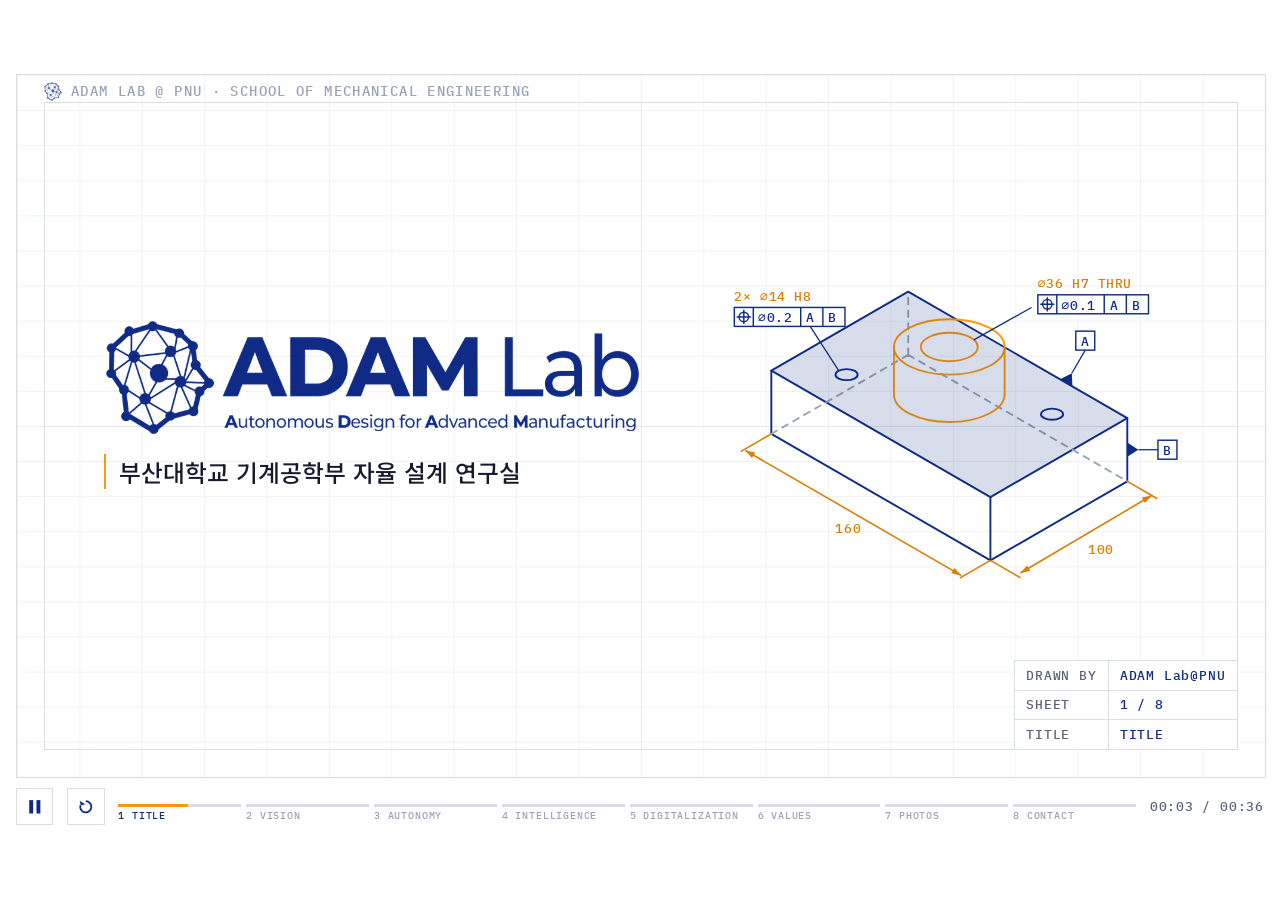
<file: mockups/front-photos-a/assets/hero/index.html>
<!doctype html>
<html lang="ko">
<head>
<meta charset="utf-8">
<meta name="viewport" content="width=device-width,initial-scale=1,viewport-fit=cover">
<title>ADAM Lab Intro</title>
<link rel="preconnect" href="https://fonts.googleapis.com">
<link rel="stylesheet" href="https://fonts.googleapis.com/css2?family=Chakra+Petch:wght@500;600;700&family=Noto+Sans+KR:wght@400;500;700&family=IBM+Plex+Mono:wght@400;500&display=swap">
<style>
  :root{
    --ground:#FFFFFF;
    --sheet:#FFFFFF;
    --grid:#F0F2F7;
    --line:#D8DDE8;
    --line-soft:#E9ECF3;
    --navy:#102B86;
    --blue:#0707AA;
    --ink:#161A2B;
    --ink-dim:#5A6378;
    --ink-faint:#9AA3B5;
    --accent:#FF9900;
    --accent-deep:#D97E00;
    --display:"Chakra Petch","Noto Sans KR",system-ui,sans-serif;
    --body:"Noto Sans KR","Apple SD Gothic Neo","Malgun Gothic",system-ui,sans-serif;
    --mono:"IBM Plex Mono",ui-monospace,SFMono-Regular,Menlo,monospace;
    --ease:cubic-bezier(.2,.7,.2,1);
  }
  html,body{height:100%;overflow:hidden}
  body{
    margin:0;background:var(--ground);color:var(--ink);
    font-family:var(--body);font-size:14px;line-height:1.5;
    padding-inline:16px;padding-block:12px;box-sizing:border-box;
    display:flex;flex-direction:column;align-items:center;justify-content:center;
    -webkit-font-smoothing:antialiased;
  }
  /* whole widget scales with width, but never taller than the viewport (stage 56.25% + controls ≈ 4.5% of width) */
  .wrap{width:min(100%,calc((100vh - 24px) * 1.64));max-width:1400px;display:flex;flex-direction:column;container-type:inline-size}

  /* ---------- Drawing sheet / stage ---------- */
  .stage{
    position:relative;width:100%;aspect-ratio:16/9;max-width:100%;
    --k:.5; /* global timing scale */
    background:var(--sheet);
    border:1px solid var(--line);
    overflow:hidden;
    word-break:keep-all;overflow-wrap:break-word;
    background-image:
      linear-gradient(var(--grid) 1px,transparent 1px),
      linear-gradient(90deg,var(--grid) 1px,transparent 1px);
    background-size:5% 5%,5% 5%;
  }
  .frame{position:absolute;inset:2.2cqi;border:1px solid var(--line);pointer-events:none}
  .frame::before,.frame::after{content:"";position:absolute;background:var(--line)}
  .frame::before{left:-1px;right:-1px;top:50%;height:1px;opacity:.5}
  .frame::after{top:-1px;bottom:-1px;left:50%;width:1px;opacity:.5}
  .tick{position:absolute;left:2.2cqi;top:.55cqi;display:flex;align-items:center;gap:.7cqi;font:500 1.1cqi var(--mono);color:var(--ink-faint);letter-spacing:.1em;pointer-events:none}
  .tick img{height:1.5cqi;width:auto;display:block;opacity:.75}

  .titleblock{
    position:absolute;right:2.2cqi;bottom:2.2cqi;
    display:grid;grid-template-columns:auto auto;gap:0;
    border:1px solid var(--line);background:rgba(255,255,255,.92);
    font:500 1.05cqi/1.5 var(--mono);color:var(--ink-dim);letter-spacing:.06em;
    pointer-events:none;z-index:5
  }
  .titleblock div{padding:.35cqi .9cqi;border-right:1px solid var(--line);border-bottom:1px solid var(--line);white-space:nowrap}
  .titleblock div:nth-child(2n){border-right:0;color:var(--navy)}
  .titleblock div:nth-last-child(-n+2){border-bottom:0}
  .titleblock .hl{color:var(--accent-deep)}

  /* ---------- Scenes ---------- */
  .scene{position:absolute;inset:0;padding:5.5cqi 7cqi 9cqi;display:none;flex-direction:column;justify-content:center}
  .scene.active{display:flex}
  .stage.paused .scene.active,.stage.paused .scene.active *{animation-play-state:paused!important}

  .eyebrow{font:600 1.35cqi var(--display);letter-spacing:.22em;text-transform:uppercase;color:var(--accent-deep);margin:0 0 1.2cqi}
  .eyebrow .n{color:var(--ink-faint);margin-right:1cqi}
  .h-display{font:700 4.6cqi/1.15 var(--display);letter-spacing:-.005em;margin:0;color:var(--navy)}
  .h-display.lg{font-size:6cqi;line-height:1.05}
  .h-display em{font-style:normal;color:var(--accent)}
  .h-display.one{font-size:5cqi;white-space:nowrap}
  .split .h-display{font-size:3.6cqi}
  .lead{font:400 1.8cqi/1.7 var(--body);color:var(--ink-dim);max-width:46em;margin:1.3cqi 0 0;text-wrap:pretty}
  .lead strong{color:var(--ink);font-weight:500}
  .chips{display:flex;flex-wrap:wrap;gap:.8cqi;margin-top:2cqi}
  .chip{font:500 1.35cqi var(--mono);letter-spacing:.06em;color:var(--ink-dim);border:1px solid var(--line);padding:.45cqi 1cqi;background:rgba(255,255,255,.7);white-space:nowrap}
  .chip.on{border-color:var(--navy);color:var(--navy)}

  /* ---------- Motion primitives ---------- */
  .scene.active .rise{animation:rise .7s var(--ease) both;animation-delay:calc(var(--d,0s)*var(--k))}
  .scene.active .fade{animation:fade .6s var(--ease) both;animation-delay:calc(var(--d,0s)*var(--k))}
  .scene.active .pop{animation:pop .5s var(--ease) both;animation-delay:calc(var(--d,0s)*var(--k))}
  .scene.active .draw{stroke-dasharray:1;stroke-dashoffset:1;animation:appear .01s linear both calc(var(--d,0s)*var(--k)),draw calc(var(--dd,1.1s)*var(--k)) var(--ease) both calc(var(--d,0s)*var(--k))}
  .scene.active .dots{animation:dots calc(3.2s*var(--k)) var(--ease) both;animation-delay:calc(var(--d,0s)*var(--k))}
  @keyframes rise{from{opacity:0;transform:translateY(1.6cqi)}to{opacity:1;transform:none}}
  @keyframes fade{from{opacity:0}to{opacity:1}}
  @keyframes pop{from{opacity:0;transform:scale(.6)}to{opacity:1;transform:none}}
  @keyframes draw{to{stroke-dashoffset:0}}
  @keyframes appear{from{opacity:0}to{opacity:1}}
  @keyframes dots{0%{opacity:0}25%{opacity:1}70%{opacity:1}100%{opacity:0}}
  @keyframes fill-in{from{fill-opacity:0}to{fill-opacity:.16}}
  @keyframes flow{to{stroke-dashoffset:-24}}
  @media (prefers-reduced-motion:reduce){
    .scene.active *{animation-duration:.01s!important;animation-delay:0s!important}
  }

  /* ---------- Scene 1: Title ---------- */
  .s1 .txt{max-width:50cqi}
  .s1 .logo{width:43cqi;max-width:100%;height:auto;display:block}
  .s1 .ko{font:500 1.9cqi var(--body);color:var(--ink);margin-top:1.4cqi;padding-left:1cqi;border-left:2px solid var(--accent)}
  .s1 .en{font:500 1.3cqi var(--mono);letter-spacing:.08em;color:var(--ink-dim);margin-top:.5cqi;padding-left:1cqi}
  .part{position:absolute;right:5cqi;top:50%;width:38cqi;transform:translateY(-50%);pointer-events:none}
  .part svg{width:100%;height:auto;display:block;overflow:visible}
  .part .st{fill:none;stroke:var(--navy);stroke-width:1.2;stroke-linecap:round;stroke-linejoin:round}
  .part .st.hid{stroke:var(--ink-faint);stroke-dasharray:4 4}
  .part .st.ac{stroke:var(--accent)}
  .part .dim{fill:none;stroke:var(--accent-deep);stroke-width:1}
  .part text{font:500 8.5px var(--mono);fill:var(--accent-deep);letter-spacing:.04em}
  .part text.dt{fill:var(--navy)}
  .part .fcf{fill:none;stroke:var(--navy);stroke-width:.9}
  .part .fcf-fill{fill:var(--navy)}
  .part .ldr{fill:none;stroke:var(--navy);stroke-width:.8}
  .part .face{fill:var(--navy);fill-opacity:0}
  .scene.active .part .face{animation:fill-in .8s var(--ease) both;animation-delay:calc(var(--d,0s)*var(--k))}

  /* ---------- Scene 2: Vision / AID ---------- */
  .aid{display:grid;grid-template-columns:repeat(3,1fr);gap:1.6cqi;margin-top:2.6cqi}
  .aid .k{border-top:1px solid var(--line);padding-top:1.2cqi}
  .aid .cap{font:700 6.4cqi/1 var(--display);color:var(--accent)}
  .aid .word{font:600 1.9cqi var(--display);letter-spacing:.06em;color:var(--navy);margin-top:.4cqi}
  .aid .sub{font:400 1.35cqi var(--mono);color:var(--ink-dim);letter-spacing:.04em;margin-top:.3cqi}

  /* ---------- Scene 3: Autonomy pipeline ---------- */
  .flow{display:flex;flex-direction:column;gap:.3cqi}
  .node{display:grid;grid-template-columns:8cqi 1fr;gap:1.2cqi;align-items:center;border:1px solid var(--line);background:rgba(255,255,255,.8);padding:.45cqi 1cqi;min-width:0}
  .node svg{width:100%;height:auto;display:block;aspect-ratio:2/1}
  .node .st{fill:none;stroke:var(--navy);stroke-width:1.3;stroke-linecap:round;stroke-linejoin:round}
  .node .st.ac{stroke:var(--accent)}
  .node .st.dim{stroke:var(--ink-faint)}
  .node .lbl{font:600 1.4cqi var(--display);letter-spacing:.14em;color:var(--navy)}
  .node .lbl-ko{font:400 1.25cqi var(--body);color:var(--ink-dim);margin-top:.1cqi}
  .arrow{width:8cqi;height:1.3cqi;color:var(--ink-faint);padding-left:1cqi;box-sizing:border-box}
  .arrow svg{width:100%;height:100%;display:block;overflow:visible}
  .arrow .st{fill:none;stroke:currentColor;stroke-width:1.4}

  /* ---------- Scene 4/5: split layout ---------- */
  .split{display:grid;grid-template-columns:1.2fr 1fr;gap:3cqi;align-items:center}

  .graph{width:100%;height:auto;display:block;overflow:visible}
  .graph .dot{fill:var(--ink-faint)}
  .graph .edge{fill:none;stroke:var(--accent);stroke-width:1.2}
  .graph .nd{fill:#fff;stroke:var(--navy);stroke-width:1.6}
  .graph .nd.c{fill:var(--navy)}
  .graph .nd.s{fill:var(--navy)}
  .graph text{font:500 9.5px var(--mono);fill:var(--navy);letter-spacing:.04em;paint-order:stroke;stroke:#fff;stroke-width:3px;stroke-linejoin:round}
  .graph .lbl-dim{fill:var(--ink-dim)}

  .twin{width:100%;height:auto;display:block;overflow:visible}
  .twin .st{fill:none;stroke:var(--ink-dim);stroke-width:1.2;stroke-linecap:round;stroke-linejoin:round}
  .twin .solid{fill:var(--ink-faint);fill-opacity:.25;stroke:var(--ink-dim);stroke-width:1.2}
  .twin .wire{stroke:var(--navy);stroke-width:1.6}
  .twin .wire.hid{stroke:var(--ink-faint);stroke-dasharray:5 5}
  .twin .thread{fill:none;stroke:var(--accent);stroke-width:1.4;stroke-dasharray:6 6}
  .scene.active .twin .thread.live{animation:fade .5s var(--ease) both calc(var(--d,0s)*var(--k)),flow 1s linear infinite calc(var(--d,0s)*var(--k))}
  .twin text{font:500 9px var(--mono);letter-spacing:.14em;fill:var(--ink-dim)}
  .twin text.ac{fill:var(--navy)}
  .twin .sig{fill:var(--accent)}
  .twin .tag{font:400 8px var(--mono);fill:var(--ink-dim);letter-spacing:.02em}

  /* ---------- Scene 6: Values ---------- */
  .vals{display:grid;grid-template-columns:repeat(3,1fr);gap:2cqi;margin-top:2.6cqi}
  .val{border-top:2px solid var(--accent);padding-top:1.4cqi}
  .val .pic{width:9cqi;height:auto;display:block;margin-bottom:1cqi;overflow:visible}
  .val .pic .st{fill:none;stroke:var(--navy);stroke-width:1.4;stroke-linecap:round;stroke-linejoin:round}
  .val .pic .ac{stroke:var(--accent)}
  .val .pic .nd{fill:#fff;stroke:var(--navy);stroke-width:1.4}
  .val .pic .nd.c{fill:var(--accent);stroke:var(--accent)}
  .val .en{font:700 3.6cqi/1 var(--display);letter-spacing:.02em;color:var(--navy)}
  .val .ko{font:500 1.7cqi/1.55 var(--body);color:var(--ink);margin-top:1cqi}
  .val .q{font:400 1.3cqi/1.55 var(--body);color:var(--ink-dim);margin-top:.5cqi}

  /* ---------- Scene 7: Closing ---------- */
  .s7 .mark{width:9cqi;height:auto;display:block;margin-bottom:1.2cqi}
  .s7 .contact{display:grid;grid-template-columns:auto 1fr;gap:.4cqi 2cqi;margin-top:2.4cqi;font:400 1.5cqi/1.6 var(--body);color:var(--ink)}
  .s7 .contact dt{font:500 1.1cqi var(--mono);letter-spacing:.14em;color:var(--ink-faint);text-transform:uppercase;align-self:center}
  .s7 .contact dd{margin:0}
  .s7 .contact a{color:var(--blue);text-decoration:none;border-bottom:1px solid var(--line)}

  /* ---------- Controls ---------- */
  .controls{display:flex;align-items:center;gap:1.1cqi;margin-top:.8cqi;color:var(--ink-dim);font:500 1.05cqi var(--mono);letter-spacing:.06em}
  .btn{appearance:none;border:1px solid var(--line);background:#fff;color:var(--navy);width:3cqi;height:3cqi;display:inline-flex;align-items:center;justify-content:center;cursor:pointer;padding:0;flex:none}
  .btn:hover{border-color:var(--navy)}
  .btn:focus-visible{outline:2px solid var(--accent);outline-offset:2px}
  .btn svg{width:1.25cqi;height:1.25cqi;fill:currentColor}
  .btn svg.off{display:none!important}
  .segs{flex:1 1 auto;display:flex;gap:.4cqi;min-width:0}
  .seg{flex:1;height:2.4cqi;position:relative;cursor:pointer;background:transparent;border:0;padding:0;min-width:0}
  .seg::before{content:"";position:absolute;left:0;right:0;top:.95cqi;height:.28cqi;background:var(--line)}
  .seg .fill{position:absolute;left:0;top:.95cqi;height:.28cqi;width:0;background:var(--accent)}
  .seg.done .fill{width:100%}
  .seg:focus-visible{outline:2px solid var(--accent);outline-offset:2px}
  .seg .nm{position:absolute;left:0;right:.5cqi;top:1.4cqi;font:500 .82cqi var(--mono);letter-spacing:.08em;color:var(--ink-faint);white-space:nowrap;overflow:hidden;text-overflow:ellipsis;text-align:left}
  .seg.cur .nm{color:var(--navy)}
  .time{font-variant-numeric:tabular-nums;min-width:9ch;text-align:right;flex:none}

  /* ---------- MOCKUP A · Scene 6½: Recent photos (auto from data/gallery.json) ---------- */
  .sp{display:grid;grid-template-columns:27cqi 1fr;gap:3cqi;align-items:center}
  .sp .h-display{font-size:3.6cqi}
  .sp .lead{font-size:1.5cqi;margin-top:1.2cqi}
  .sp .latest{margin-top:2cqi;border-left:2px solid var(--accent);padding-left:1cqi}
  .sp .latest .d{font:500 1.15cqi var(--mono);letter-spacing:.08em;color:var(--navy)}
  .sp .latest .c{font:500 1.6cqi/1.45 var(--body);color:var(--ink);margin-top:.3cqi}
  .sp .more{display:inline-flex;align-items:center;gap:.6cqi;margin-top:2.2cqi;font:600 1.3cqi var(--display);letter-spacing:.12em;text-transform:uppercase;color:var(--navy);text-decoration:none;border:1px solid var(--navy);padding:.6cqi 1.2cqi;background:#fff}
  .sp .more:hover{background:var(--navy);color:#fff}
  .sp .more span{color:var(--accent)}
  .mosaic{display:grid;grid-template-columns:2fr 1fr 1fr;grid-template-rows:1fr 1fr;gap:.9cqi;height:37cqi;min-width:0}
  .tile{position:relative;overflow:hidden;border:1px solid var(--line);background:var(--grid);display:block;text-decoration:none;color:#fff}
  .tile.big{grid-row:1 / span 2}
  .tile img{position:absolute;inset:0;width:100%;height:100%;object-fit:cover;object-position:50% 40%;transition:opacity .8s var(--ease),transform .5s var(--ease)}
  .tile img.off{opacity:0}
  .tile:hover img{transform:scale(1.03)}
  .tile .cap{position:absolute;left:0;right:0;bottom:0;padding:2.4cqi .8cqi .6cqi;background:linear-gradient(180deg,rgba(16,26,43,0),rgba(16,26,43,.78));display:grid;gap:.15cqi}
  .tile .cap b{font:500 .95cqi var(--mono);letter-spacing:.08em;color:#ffd08a;font-weight:500}
  .tile .cap i{font:500 1.1cqi/1.35 var(--body);font-style:normal;white-space:nowrap;overflow:hidden;text-overflow:ellipsis}
  .tile.big .cap b{font-size:1.15cqi}.tile.big .cap i{font-size:1.5cqi}
  .tile .n{position:absolute;top:.7cqi;right:.7cqi;font:500 .95cqi var(--mono);letter-spacing:.06em;color:var(--navy);background:rgba(255,255,255,.9);border:1px solid var(--line);padding:.15cqi .5cqi}
  .tile .pips{position:absolute;top:.9cqi;left:.9cqi;display:flex;gap:.4cqi}
  .tile .pips u{width:.7cqi;height:.7cqi;border-radius:50%;background:rgba(255,255,255,.6)}
  .tile .pips u.on{background:var(--accent)}
  /* phones: the stage is ~360px wide, so drop small-tile captions and enlarge the rest */
  @container (max-width:640px){
    .sp{grid-template-columns:30cqi 1fr}
    .sp .lead{display:none}
    .sp .h-display{font-size:4.4cqi}
    .sp .latest .d{font-size:2cqi}.sp .latest .c{font-size:2.5cqi}
    .sp .more{font-size:2.1cqi;padding:1cqi 1.6cqi}
    .tile .cap{display:none}.tile.big .cap{display:grid}
    .tile.big .cap b{font-size:2cqi}.tile.big .cap i{font-size:2.4cqi}
    .tile .n{font-size:1.8cqi}
    .sp .eyebrow{font-size:2cqi}
  }
</style>

<div class="wrap">
  <div class="stage" id="stage">
    <div class="frame"></div>
    <div class="tick"><img src="[data-uri]" alt=""><span>ADAM LAB @ PNU · SCHOOL OF MECHANICAL ENGINEERING</span></div>

    <!-- ============ SHEET 1 · TITLE ============ -->
    <section class="scene s1" data-name="TITLE" data-ko="타이틀" data-dur="4500">
      <div class="part">
        <svg viewBox="36 70 300 210" aria-hidden="true">
          <!-- 1. top face outline -->
          <path class="st draw" pathLength="1" style="--d:.2s;--dd:1s" d="M150,90 L288.6,170 L202,220 L63.4,140 Z"></path>
          <!-- 2. vertical edges -->
          <path class="st draw" pathLength="1" style="--d:1s;--dd:.5s" d="M288.6,170 L288.6,210"></path>
          <path class="st draw" pathLength="1" style="--d:1.05s;--dd:.5s" d="M202,220 L202,260"></path>
          <path class="st draw" pathLength="1" style="--d:1.1s;--dd:.5s" d="M63.4,140 L63.4,180"></path>
          <!-- 3. bottom edges -->
          <path class="st draw" pathLength="1" style="--d:1.4s;--dd:.8s" d="M63.4,180 L202,260 L288.6,210"></path>
          <!-- 4. hidden edges -->
          <path class="st hid fade" style="--d:2s" d="M150,130 L288.6,210 M150,130 L63.4,180 M150,130 L150,90"></path>
          <!-- 5. boss ⌀70 with ⌀36 bore -->
          <path class="st ac draw" pathLength="1" style="--d:2.2s;--dd:.7s" d="M141,125 a35,17.5 0 1 0 70,0 a35,17.5 0 1 0 -70,0"></path>
          <path class="st ac draw" pathLength="1" style="--d:2.7s;--dd:.4s" d="M141,125 L141,155 M211,125 L211,155"></path>
          <path class="st ac draw" pathLength="1" style="--d:2.95s;--dd:.6s" d="M141,155 A35,17.5 0 1 0 211,155"></path>
          <path class="st ac draw" pathLength="1" style="--d:3.3s;--dd:.5s" d="M158,125 a18,9 0 1 0 36,0 a18,9 0 1 0 -36,0"></path>
          <!-- 6. plate holes ⌀14 -->
          <path class="st draw" pathLength="1" style="--d:3.5s;--dd:.5s" d="M104,142.5 a7,3.5 0 1 0 14,0 a7,3.5 0 1 0 -14,0"></path>
          <path class="st draw" pathLength="1" style="--d:3.65s;--dd:.5s" d="M234,167.5 a7,3.5 0 1 0 14,0 a7,3.5 0 1 0 -14,0"></path>
          <!-- 7. face tint -->
          <polygon class="face" points="150,90 288.6,170 202,220 63.4,140" style="--d:3.9s" fill-opacity="0"></polygon>
          <!-- 8. dimension 160 along the front-left bottom edge -->
          <path class="dim draw" pathLength="1" style="--d:4.2s;--dd:.7s" d="M63.4,180 L44,191.2 M202,260 L182.6,271.2 M47,190.5 L183.5,269.5"></path>
          <g class="fade" style="--d:4.7s" fill="var(--accent-deep)">
            <polygon points="183.5,269.5 177.3,268.2 179.3,264.8"></polygon>
            <polygon points="47,190.5 51.2,195.2 53.2,191.8"></polygon>
          </g>
          <text class="fade" style="--d:4.8s" x="104" y="243">160</text>
          <!-- 9. dimension 100 along the front-right bottom edge -->
          <path class="dim draw" pathLength="1" style="--d:4.6s;--dd:.7s" d="M288.6,210 L307.6,221 M202,260 L221,271 M304,219 L221,268"></path>
          <g class="fade" style="--d:5.1s" fill="var(--accent-deep)">
            <polygon points="221,268 227.2,266.7 225.2,263.3"></polygon>
            <polygon points="304,219 299.8,223.7 297.8,220.3"></polygon>
          </g>
          <text class="fade" style="--d:5.2s" x="264" y="256">100</text>
          <!-- 10. bore: size + position tolerance to datums A, B -->
          <path class="ldr fade" style="--d:5.3s" d="M191.5,120.5 L228,100"></path>
          <g class="fade" style="--d:5.4s">
            <text x="232" y="88">⌀36 H7 THRU</text>
            <rect class="fcf" x="232" y="92" width="70" height="12"></rect>
            <path class="fcf" d="M244,92 v12 M274,92 v12 M288,92 v12"></path>
            <circle class="fcf" cx="238" cy="98" r="3"></circle>
            <path class="fcf" d="M238,93.5 v9 M233.5,98 h9"></path>
            <text class="dt" x="247" y="101.5">⌀0.1</text>
            <text class="dt" x="277.5" y="101.5">A</text>
            <text class="dt" x="291.5" y="101.5">B</text>
          </g>
          <!-- 11. plate holes: size + position tolerance -->
          <path class="ldr fade" style="--d:5.6s" d="M106,140 L88,112"></path>
          <g class="fade" style="--d:5.7s">
            <text x="40" y="96">2× ⌀14 H8</text>
            <rect class="fcf" x="40" y="100" width="70" height="12"></rect>
            <path class="fcf" d="M52,100 v12 M82,100 v12 M96,100 v12"></path>
            <circle class="fcf" cx="46" cy="106" r="3"></circle>
            <path class="fcf" d="M46,101.5 v9 M41.5,106 h9"></path>
            <text class="dt" x="55" y="109.5">⌀0.2</text>
            <text class="dt" x="85.5" y="109.5">A</text>
            <text class="dt" x="99.5" y="109.5">B</text>
          </g>
          <!-- 12. datum A (top face) · datum B (right side face): triangle base on the surface edge, apex to the leader -->
          <g class="fade" style="--d:6s">
            <polygon class="fcf-fill" points="253.9,149.95 246.1,145.45 253.5,141.6"></polygon>
            <path class="ldr" d="M253.5,141.6 L262,127"></path>
            <rect class="fcf" x="256" y="115" width="12" height="12"></rect>
            <text class="dt" x="259" y="124.5">A</text>
          </g>
          <g class="fade" style="--d:6.2s">
            <polygon class="fcf-fill" points="288.6,185.5 288.6,194.5 295.6,190"></polygon>
            <path class="ldr" d="M295.6,190 L308,190"></path>
            <rect class="fcf" x="308" y="184" width="12" height="12"></rect>
            <text class="dt" x="311" y="193.5">B</text>
          </g>
        </svg>
      </div>
      <div class="txt">
        <img class="logo rise" style="--d:.2s" src="[data-uri]" alt="ADAM Lab — Autonomous Design for Advanced Manufacturing">
        <div class="ko rise" style="--d:1s">부산대학교 기계공학부 자율 설계 연구실</div>
      </div>
    </section>

    <!-- ============ SHEET 2 · VISION ============ -->
    <section class="scene s2" data-name="VISION" data-ko="비전" data-dur="4500">
      <p class="eyebrow rise">Our vision</p>
      <h2 class="h-display lg rise" style="--d:.15s">Pioneering <em>AX</em> &amp; <em>DX</em><br>in Engineering Design</h2>
      <p class="lead rise" style="--d:.5s">설계는 여전히 사람의 경험과 반복 작업에 크게 의존합니다.<br>ADAM Lab은 <strong>AI 전환(AX)</strong>과 <strong>디지털 전환(DX)</strong>으로<br>공학 설계가 스스로 판단하고, 배우고, 연결되는 다음 단계를 개척합니다.</p>
      <div class="aid">
        <div class="k rise" style="--d:1.4s"><div class="cap">A</div><div class="word">Autonomy</div><div class="sub">IDEA → PRODUCT</div></div>
        <div class="k rise" style="--d:1.7s"><div class="cap">I</div><div class="word">Intelligence</div><div class="sub">DATA → KNOWLEDGE</div></div>
        <div class="k rise" style="--d:2s"><div class="cap">D</div><div class="word">Digitalization</div><div class="sub">PHYSICAL → DIGITAL</div></div>
      </div>
      <p class="lead rise" style="--d:2.8s;margin-top:1.8cqi">세 축이 모여 하나의 목표가 됩니다.</p>
    </section>

    <!-- ============ SHEET 3 · AUTONOMY ============ -->
    <section class="scene s3" data-name="AUTONOMY" data-ko="설계 자율화" data-dur="5000">
      <div class="split">
        <div>
          <p class="eyebrow rise"><span class="n">A</span>Autonomy · Idea to Product</p>
          <h2 class="h-display rise" style="--d:.15s">아이디어가 제품이 되는<br>전 과정을 자율화한다</h2>
          <p class="lead rise" style="--d:.4s">CAD 모델링, 공정 계획(CAPP), 가공(CAM)을 하나의 AI 기반 자동화 흐름으로 통합합니다. 적층·하이브리드·지속가능 제조를 위한 설계 결정을 시스템이 먼저 제안합니다.</p>
          <div class="chips">
            <span class="chip on rise" style="--d:5.8s">CAD / CAPP / CAM</span>
            <span class="chip rise" style="--d:6s">Design for Additive Manufacturing</span>
            <span class="chip rise" style="--d:6.2s">Hybrid Manufacturing</span>
            <span class="chip rise" style="--d:6.4s">Sustainable Manufacturing</span>
          </div>
        </div>
        <div class="flow">
          <div class="node rise" style="--d:1s">
            <svg viewBox="0 10 120 70" aria-hidden="true">
              <path class="st dim draw" pathLength="1" style="--d:1.2s;--dd:.8s" d="M14,70 C30,20 50,80 62,40 S90,20 106,60"></path>
              <path class="st draw" pathLength="1" style="--d:1.5s;--dd:.5s" d="M20,76 L100,76"></path>
              <path class="st ac draw" pathLength="1" style="--d:1.6s;--dd:.4s" d="M60,18 v-6 M50,22 l-4,-4 M70,22 l4,-4"></path>
            </svg>
            <div><div class="lbl">IDEA</div><div class="lbl-ko">설계 의도 · 요구사항</div></div>
          </div>
          <div class="arrow fade" style="--d:1.7s"><svg viewBox="0 0 16 16"><path class="st draw" pathLength="1" style="--d:1.7s;--dd:.4s" d="M8,0 V13 M3,8 L8,13 L13,8"></path></svg></div>
          <div class="node rise" style="--d:1.9s">
            <svg viewBox="0 10 120 70" aria-hidden="true">
              <path class="st draw" pathLength="1" style="--d:2.1s;--dd:.7s" d="M30,32 L78,32 L98,20 L98,58 L78,70 L30,70 Z"></path>
              <path class="st draw" pathLength="1" style="--d:2.4s;--dd:.5s" d="M78,32 L78,70 M78,32 L98,20 M30,32 L50,20 L98,20"></path>
              <path class="st ac draw" pathLength="1" style="--d:2.6s;--dd:.5s" d="M43,51 a11,11 0 1 0 22,0 a11,11 0 1 0 -22,0"></path>
            </svg>
            <div><div class="lbl">CAD</div><div class="lbl-ko">형상 모델링</div></div>
          </div>
          <div class="arrow fade" style="--d:2.6s"><svg viewBox="0 0 16 16"><path class="st draw" pathLength="1" style="--d:2.6s;--dd:.4s" d="M8,0 V13 M3,8 L8,13 L13,8"></path></svg></div>
          <div class="node rise" style="--d:2.8s">
            <svg viewBox="0 10 120 70" aria-hidden="true">
              <path class="st ac draw" pathLength="1" style="--d:3s;--dd:.4s" d="M18,24 h8 M18,45 h8 M18,66 h8"></path>
              <path class="st draw" pathLength="1" style="--d:3.1s;--dd:.4s" d="M36,24 h66"></path>
              <path class="st draw" pathLength="1" style="--d:3.25s;--dd:.4s" d="M36,45 h50"></path>
              <path class="st draw" pathLength="1" style="--d:3.4s;--dd:.4s" d="M36,66 h58"></path>
            </svg>
            <div><div class="lbl">CAPP</div><div class="lbl-ko">공정 순서 · 공구 · 조건</div></div>
          </div>
          <div class="arrow fade" style="--d:3.5s"><svg viewBox="0 0 16 16"><path class="st draw" pathLength="1" style="--d:3.5s;--dd:.4s" d="M8,0 V13 M3,8 L8,13 L13,8"></path></svg></div>
          <div class="node rise" style="--d:3.7s">
            <svg viewBox="0 10 120 70" aria-hidden="true">
              <rect class="st dim" x="18" y="18" width="84" height="54"></rect>
              <path class="st ac draw" pathLength="1" style="--d:3.9s;--dd:1.4s" d="M24,24 H96 V32 H24 V40 H96 V48 H24 V56 H96 V64 H24"></path>
            </svg>
            <div><div class="lbl">CAM</div><div class="lbl-ko">가공 경로 · NC 코드</div></div>
          </div>
          <div class="arrow fade" style="--d:4.4s"><svg viewBox="0 0 16 16"><path class="st draw" pathLength="1" style="--d:4.4s;--dd:.4s" d="M8,0 V13 M3,8 L8,13 L13,8"></path></svg></div>
          <div class="node rise" style="--d:4.6s">
            <svg viewBox="0 10 120 70" aria-hidden="true">
              <path class="st draw" pathLength="1" style="--d:4.8s;--dd:.7s" d="M30,40 L70,22 L105,40 L65,58 Z"></path>
              <path class="st draw" pathLength="1" style="--d:5.1s;--dd:.5s" d="M30,40 v18 L65,76 L105,58 v-18 M65,58 v18"></path>
              <path class="st ac draw" pathLength="1" style="--d:5.4s;--dd:.4s" d="M84,26 l5,5 l10,-11"></path>
            </svg>
            <div><div class="lbl">PRODUCT</div><div class="lbl-ko">실제 제품</div></div>
          </div>
        </div>
      </div>
    </section>

    <!-- ============ SHEET 4 · INTELLIGENCE ============ -->
    <section class="scene s4" data-name="INTELLIGENCE" data-ko="설계 지능화" data-dur="4500">
      <div class="split">
        <div>
          <p class="eyebrow rise"><span class="n">I</span>Intelligence · Data to Knowledge</p>
          <h2 class="h-display rise" style="--d:.15s">데이터에서<br>새로운 설계 지식을 만든다</h2>
          <p class="lead rise" style="--d:.4s">도면, 형상, 측정값, 공정 이력은 흩어진 점들입니다. 이 점들을 연결해 지식 그래프로 만들고 LLM 에이전트가 그 위에서 추론하면, 설계 경험은 재사용 가능한 <strong>지능</strong>이 됩니다.</p>
          <div class="chips">
            <span class="chip on rise" style="--d:4.6s">Knowledge-based Design</span>
            <span class="chip on rise" style="--d:4.8s">Data-driven Design</span>
            <span class="chip rise" style="--d:5s">Knowledge Graph</span>
            <span class="chip rise" style="--d:5.2s">Multi-agent LLM</span>
          </div>
        </div>
        <svg class="graph" viewBox="0 0 320 260" aria-hidden="true">
          <g class="dots" style="--d:.3s"><circle class="dot" cx="144.5" cy="30.3" r="1.8"></circle><circle class="dot" cx="95.8" cy="41.0" r="1.8"></circle><circle class="dot" cx="198.4" cy="44.2" r="1.8"></circle><circle class="dot" cx="225.4" cy="70.8" r="1.8"></circle><circle class="dot" cx="62.0" cy="72.8" r="1.8"></circle><circle class="dot" cx="181.1" cy="80.7" r="1.8"></circle><circle class="dot" cx="106.8" cy="91.1" r="1.8"></circle><circle class="dot" cx="232.4" cy="109.1" r="1.8"></circle><circle class="dot" cx="157.3" cy="124.7" r="1.8"></circle><circle class="dot" cx="61.7" cy="126.0" r="1.8"></circle><circle class="dot" cx="201.3" cy="141.8" r="1.8"></circle><circle class="dot" cx="257.3" cy="145.1" r="1.8"></circle><circle class="dot" cx="85.1" cy="157.1" r="1.8"></circle><circle class="dot" cx="240.2" cy="161.3" r="1.8"></circle><circle class="dot" cx="129.4" cy="177.1" r="1.8"></circle><circle class="dot" cx="227.5" cy="201.0" r="1.8"></circle><circle class="dot" cx="91.3" cy="211.8" r="1.8"></circle><circle class="dot" cx="178.9" cy="212.2" r="1.8"></circle><circle class="dot" cx="147.5" cy="236.9" r="1.8"></circle></g>
          <g>
            <path class="edge draw" pathLength="1" style="--d:1.2s;--dd:.6s" d="M181.1,80.7 L106.8,91.1"></path>
<path class="edge draw" pathLength="1" style="--d:1.26s;--dd:.6s" d="M157.3,124.7 L106.8,91.1"></path>
<path class="edge draw" pathLength="1" style="--d:1.32s;--dd:.6s" d="M106.8,91.1 L129.4,177.1"></path>
<path class="edge draw" pathLength="1" style="--d:1.38s;--dd:.6s" d="M157.3,124.7 L181.1,80.7"></path>
<path class="edge draw" pathLength="1" style="--d:1.44s;--dd:.6s" d="M157.3,124.7 L201.3,141.8"></path>
<path class="edge draw" pathLength="1" style="--d:1.5s;--dd:.6s" d="M157.3,124.7 L129.4,177.1"></path>
<path class="edge draw" pathLength="1" style="--d:1.9s;--dd:.6s" d="M144.5,30.3 L95.8,41.0"></path>
<path class="edge draw" pathLength="1" style="--d:1.96s;--dd:.6s" d="M181.1,80.7 L144.5,30.3"></path>
<path class="edge draw" pathLength="1" style="--d:2.02s;--dd:.6s" d="M95.8,41.0 L62.0,72.8"></path>
<path class="edge draw" pathLength="1" style="--d:2.08s;--dd:.6s" d="M106.8,91.1 L95.8,41.0"></path>
<path class="edge draw" pathLength="1" style="--d:2.14s;--dd:.6s" d="M181.1,80.7 L225.4,70.8"></path>
<path class="edge draw" pathLength="1" style="--d:2.2s;--dd:.6s" d="M106.8,91.1 L62.0,72.8"></path>
<path class="edge draw" pathLength="1" style="--d:2.26s;--dd:.6s" d="M62.0,72.8 L61.7,126.0"></path>
<path class="edge draw" pathLength="1" style="--d:2.32s;--dd:.6s" d="M106.8,91.1 L61.7,126.0"></path>
<path class="edge draw" pathLength="1" style="--d:2.38s;--dd:.6s" d="M106.8,91.1 L85.1,157.1"></path>
<path class="edge draw" pathLength="1" style="--d:2.44s;--dd:.6s" d="M61.7,126.0 L85.1,157.1"></path>
<path class="edge draw" pathLength="1" style="--d:2.5s;--dd:.6s" d="M201.3,141.8 L257.3,145.1"></path>
<path class="edge draw" pathLength="1" style="--d:2.56s;--dd:.6s" d="M201.3,141.8 L178.9,212.2"></path>
<path class="edge draw" pathLength="1" style="--d:2.62s;--dd:.6s" d="M129.4,177.1 L85.1,157.1"></path>
<path class="edge draw" pathLength="1" style="--d:2.68s;--dd:.6s" d="M85.1,157.1 L91.3,211.8"></path>
<path class="edge draw" pathLength="1" style="--d:2.74s;--dd:.6s" d="M129.4,177.1 L91.3,211.8"></path>
<path class="edge draw" pathLength="1" style="--d:2.8s;--dd:.6s" d="M129.4,177.1 L178.9,212.2"></path>
<path class="edge draw" pathLength="1" style="--d:2.86s;--dd:.6s" d="M129.4,177.1 L147.5,236.9"></path>
<path class="edge draw" pathLength="1" style="--d:2.92s;--dd:.6s" d="M91.3,211.8 L147.5,236.9"></path>
<path class="edge draw" pathLength="1" style="--d:2.98s;--dd:.6s" d="M178.9,212.2 L147.5,236.9"></path>
<path class="edge draw" pathLength="1" style="--d:2.6s;--dd:.6s" d="M144.5,30.3 L198.4,44.2"></path>
<path class="edge draw" pathLength="1" style="--d:2.66s;--dd:.6s" d="M225.4,70.8 L198.4,44.2"></path>
<path class="edge draw" pathLength="1" style="--d:2.72s;--dd:.6s" d="M225.4,70.8 L232.4,109.1"></path>
<path class="edge draw" pathLength="1" style="--d:2.78s;--dd:.6s" d="M257.3,145.1 L232.4,109.1"></path>
<path class="edge draw" pathLength="1" style="--d:2.84s;--dd:.6s" d="M257.3,145.1 L240.2,161.3"></path>
<path class="edge draw" pathLength="1" style="--d:2.9s;--dd:.6s" d="M240.2,161.3 L227.5,201.0"></path>
<path class="edge draw" pathLength="1" style="--d:2.96s;--dd:.6s" d="M178.9,212.2 L227.5,201.0"></path>
          </g>
          <g>
            <circle class="nd pop" style="--d:2.35s" cx="144.5" cy="30.3" r="7.2"></circle>
<circle class="nd s pop" style="--d:2.35s" cx="95.8" cy="41.0" r="6.5"></circle>
<circle class="nd s pop" style="--d:3.0500000000000003s" cx="198.4" cy="44.2" r="6.9"></circle>
<circle class="nd s pop" style="--d:2.5900000000000003s" cx="225.4" cy="70.8" r="6.3"></circle>
<circle class="nd pop" style="--d:2.47s" cx="62.0" cy="72.8" r="6.5"></circle>
<circle class="nd s pop" style="--d:1.65s" cx="181.1" cy="80.7" r="8.4"></circle>
<circle class="nd s pop" style="--d:1.65s" cx="106.8" cy="91.1" r="8.3"></circle>
<circle class="nd s pop" style="--d:3.1700000000000004s" cx="232.4" cy="109.1" r="7.2"></circle>
<circle class="nd c pop" style="--d:1.0s" cx="157.3" cy="124.7" r="13.1"></circle>
<circle class="nd s pop" style="--d:2.71s" cx="61.7" cy="126.0" r="6.9"></circle>
<circle class="nd s pop" style="--d:1.89s" cx="201.3" cy="141.8" r="8.4"></circle>
<circle class="nd pop" style="--d:2.95s" cx="257.3" cy="145.1" r="6.1"></circle>
<circle class="nd s pop" style="--d:2.83s" cx="85.1" cy="157.1" r="6.5"></circle>
<circle class="nd s pop" style="--d:3.29s" cx="240.2" cy="161.3" r="6.9"></circle>
<circle class="nd s pop" style="--d:1.77s" cx="129.4" cy="177.1" r="8.4"></circle>
<circle class="nd pop" style="--d:3.35s" cx="227.5" cy="201.0" r="5.9"></circle>
<circle class="nd pop" style="--d:3.1300000000000003s" cx="91.3" cy="211.8" r="6.9"></circle>
<circle class="nd s pop" style="--d:3.0100000000000002s" cx="178.9" cy="212.2" r="6.1"></circle>
<circle class="nd pop" style="--d:3.31s" cx="147.5" cy="236.9" r="6.1"></circle>
          </g>
          <g class="fade" style="--d:4s">
            <text x="176.4" y="128.2" text-anchor="start">Design</text>
<text x="144.5" y="18.1" text-anchor="middle" class="lbl-dim">Material</text>
<text x="50.5" y="76.3" text-anchor="end" class="lbl-dim">Geometry</text>
<text x="268.40000000000003" y="148.6" text-anchor="start" class="lbl-dim">Tolerance</text>
<text x="238.4" y="204.5" text-anchor="start" class="lbl-dim">Cost / CO₂</text>
<text x="79.39999999999999" y="215.3" text-anchor="end" class="lbl-dim">Process</text>
<text x="147.5" y="254.0" text-anchor="middle" class="lbl-dim">Machine</text>
          </g>
        </svg>
      </div>
    </section>

    <!-- ============ SHEET 5 · DIGITALIZATION ============ -->
    <section class="scene s5" data-name="DIGITALIZATION" data-ko="설계 디지털화" data-dur="4500">
      <div class="split">
        <div>
          <p class="eyebrow rise"><span class="n">D</span>Digitalization · Physical to Digital</p>
          <h2 class="h-display rise" style="--d:.15s">물리 세계와<br>디지털을 연결한다</h2>
          <p class="lead rise" style="--d:.4s">실제 부품과 디지털 트윈이 하나의 디지털 스레드로 묶이면, 설계 정보는 측정·검사·현장까지 끊기지 않고 흐릅니다. VR로 설계를 검토하고 AR로 현장에 설계 정보를 겹쳐 보는 몰입형 환경을 만듭니다.</p>
          <div class="chips">
            <span class="chip on rise" style="--d:5.8s">Digital Twin</span>
            <span class="chip on rise" style="--d:6s">Digital Thread</span>
            <span class="chip rise" style="--d:6.2s">Engineering VR</span>
            <span class="chip rise" style="--d:6.4s">Industrial AR</span>
            <span class="chip rise" style="--d:6.6s">STEP AP242 · AAS</span>
          </div>
        </div>
        <svg class="twin" viewBox="0 0 380 240" aria-hidden="true">
          <text class="fade" style="--d:.5s" x="109" y="104" text-anchor="middle">PHYSICAL</text>
          <g class="fade" style="--d:.6s" transform="translate(0,60) scale(.62)">
            <polygon class="solid" points="150,90 288.6,170 202,220 63.4,140"></polygon>
            <polygon class="solid" points="288.6,170 288.6,210 202,260 202,220"></polygon>
            <polygon class="solid" points="63.4,140 202,220 202,260 63.4,180"></polygon>
            <path class="st" d="M141,155 A35,17.5 0 1 0 211,155 M141,155 L141,125 M211,155 L211,125"></path>
            <path class="st" d="M141,125 a35,17.5 0 1 0 70,0 a35,17.5 0 1 0 -70,0"></path>
            <path class="st" d="M158,125 a18,9 0 1 0 36,0 a18,9 0 1 0 -36,0"></path>
          </g>
          <!-- digital thread: appears, then flows -->
          <path class="thread live" style="--d:4.2s" d="M182,164 C200,150 218,140 236,148"></path>
          <path class="thread live" style="--d:4.3s;animation-direction:normal,reverse" d="M182,188 C200,200 218,196 236,172"></path>
          <circle class="sig pop" style="--d:4.2s" cx="182" cy="164" r="3"></circle>
          <circle class="sig pop" style="--d:4.3s" cx="182" cy="188" r="3"></circle>
          <circle class="sig pop" style="--d:4.7s" cx="236" cy="148" r="3"></circle>
          <circle class="sig pop" style="--d:4.8s" cx="236" cy="172" r="3"></circle>
          <text class="ac fade" style="--d:1.3s" x="309" y="104" text-anchor="middle">DIGITAL</text>
          <!-- digital twin wireframe, drawn in the same order as sheet 1 -->
          <g transform="translate(200,60) scale(.62)">
            <path class="st wire draw" pathLength="1" style="--d:1.4s;--dd:.8s" d="M150,90 L288.6,170 L202,220 L63.4,140 Z"></path>
            <path class="st wire draw" pathLength="1" style="--d:2s;--dd:.5s" d="M288.6,170 L288.6,210 M202,220 L202,260 M63.4,140 L63.4,180"></path>
            <path class="st wire draw" pathLength="1" style="--d:2.3s;--dd:.7s" d="M63.4,180 L202,260 L288.6,210"></path>
            <path class="st wire hid fade" style="--d:2.8s" d="M150,130 L288.6,210 M150,130 L63.4,180 M150,130 L150,90"></path>
            <path class="st wire draw" pathLength="1" style="--d:2.9s;--dd:.6s" d="M141,125 a35,17.5 0 1 0 70,0 a35,17.5 0 1 0 -70,0"></path>
            <path class="st wire draw" pathLength="1" style="--d:3.3s;--dd:.5s" d="M141,125 L141,155 M211,125 L211,155 M141,155 A35,17.5 0 1 0 211,155"></path>
            <path class="st wire draw" pathLength="1" style="--d:3.6s;--dd:.5s" d="M158,125 a18,9 0 1 0 36,0 a18,9 0 1 0 -36,0"></path>
          </g>
          <g class="fade" style="--d:5.4s">
            <text class="tag" x="209" y="134" text-anchor="middle">geometry · PMI</text>
            <text class="tag" x="214" y="221" text-anchor="middle">sensor · inspection</text>
          </g>
        </svg>
      </div>
    </section>

    <!-- ============ SHEET 6 · VALUES ============ -->
    <section class="scene s6" data-name="VALUES" data-ko="성장 원칙" data-dur="3500">
      <p class="eyebrow rise">How we grow</p>
      <h2 class="h-display rise" style="--d:.15s">함께 실천하며 자라는 연구실</h2>
      <div class="vals">
        <div class="val rise" style="--d:.8s">
          <svg class="pic" viewBox="0 0 80 60" aria-hidden="true">
            <path class="st draw" pathLength="1" style="--d:1.2s;--dd:.7s" d="M40,30 L16,14 M40,30 L64,14 M40,30 L40,54"></path>
            <circle class="nd pop" style="--d:1.1s" cx="16" cy="14" r="6"></circle>
            <circle class="nd pop" style="--d:1.2s" cx="64" cy="14" r="6"></circle>
            <circle class="nd pop" style="--d:1.3s" cx="40" cy="54" r="6"></circle>
            <circle class="nd c pop" style="--d:1.7s" cx="40" cy="30" r="6"></circle>
          </svg>
          <div class="en">Unite</div><div class="ko">집단지성으로<br>다차원의 성장을 이끕니다.</div>
        </div>
        <div class="val rise" style="--d:1.3s">
          <svg class="pic" viewBox="0 0 80 60" aria-hidden="true">
            <path class="st draw" pathLength="1" style="--d:1.7s;--dd:.6s" d="M74,30 a22,22 0 1 0 -44,0 a22,22 0 1 0 44,0"></path>
            <path class="st draw" pathLength="1" style="--d:1.9s;--dd:.5s" d="M63,30 a11,11 0 1 0 -22,0 a11,11 0 1 0 22,0"></path>
            <path class="st ac draw" pathLength="1" style="--d:2.2s;--dd:.6s" d="M6,54 L50,30 M40,28 L50,30 L47,40"></path>
            <circle class="nd c pop" style="--d:2.7s" cx="52" cy="30" r="3.5"></circle>
          </svg>
          <div class="en">Execute</div><div class="ko">완벽한 이론보다<br>실제 행동을 우선합니다.</div>
        </div>
        <div class="val rise" style="--d:1.8s">
          <svg class="pic" viewBox="0 0 80 60" aria-hidden="true">
            <circle class="nd c pop" style="--d:2.1s" cx="24" cy="30" r="6"></circle>
            <path class="st ac draw" pathLength="1" style="--d:2.3s;--dd:.6s" d="M30,27 L52,12 M30,33 L52,48 M30,30 L60,30"></path>
            <path class="st ac draw" pathLength="1" style="--d:2.7s;--dd:.3s" d="M46,10 L52,12 L51,18 M46,50 L52,48 L51,42 M54,26 L60,30 L54,34"></path>
            <circle class="nd pop" style="--d:2.9s" cx="62" cy="9" r="5"></circle>
            <circle class="nd pop" style="--d:3s" cx="68" cy="30" r="5"></circle>
            <circle class="nd pop" style="--d:3.1s" cx="62" cy="51" r="5"></circle>
          </svg>
          <div class="en">Share</div><div class="ko">얻은 인사이트를 나누어<br>함께 성장합니다.</div>
        </div>
      </div>
    </section>

    <!-- ============ MOCKUP A · SHEET 6½ · RECENT PHOTOS ============ -->
    <section class="scene s6p" id="scenePhotos" data-name="PHOTOS" data-ko="최근 활동 사진" data-dur="6000">
      <div class="sp">
        <div>
          <p class="eyebrow rise">Lab life</p>
          <h2 class="h-display rise" style="--d:.15s">현장에서<br>함께 성장합니다</h2>
          <p class="lead rise" style="--d:.4s">학회 발표부터 연구실 행사까지, 사진첩에 올라온 최근 활동입니다.</p>
          <div class="latest rise" style="--d:.7s"><div class="d" id="spDate">—</div><div class="c" id="spCap">사진첩 불러오는 중…</div></div>
          <a class="more rise" style="--d:1s" href="../../board/index.html#adam-gallery" target="_top">사진첩 전체 보기 <span>→</span></a>
        </div>
        <div class="mosaic" id="spMosaic"></div>
      </div>
    </section>

    <!-- ============ SHEET 7 · CLOSING ============ -->
    <section class="scene s7" data-name="CONTACT" data-ko="마무리" data-dur="3500">
      <img class="mark rise" src="[data-uri]" alt="">
      <p class="eyebrow rise" style="--d:.1s">ADAM Lab @ PNU</p>
      <h2 class="h-display lg one rise" style="--d:.15s">We <em>AID</em> engineering design.</h2>
      <p class="lead rise" style="--d:.5s">스스로 설계하고, 데이터에서 배우고, 물리 세계와 연결되는<br>공학 설계의 다음 단계를 함께 만들 사람을 기다립니다.</p>
      <dl class="contact rise" style="--d:1.2s">
        <dt>Where</dt><dd>부산대학교 통합기계관 708호 · 703호</dd>
        <dt>Mail</dt><dd><a href="mailto:soonjo.kwon@pusan.ac.kr">soonjo.kwon@pusan.ac.kr</a></dd>
        <dt>Web</dt><dd><a href="../../index.html" target="_blank" rel="noopener">soonjokwon.github.io/adam-pnu</a></dd>
      </dl>
    </section>

    <div class="titleblock" aria-hidden="true">
      <div>DRAWN BY</div><div>ADAM Lab@PNU</div>
      <div>SHEET</div><div id="tbSheet" class="hl">1 / 8</div>
      <div>TITLE</div><div id="tbTitle">TITLE</div>
    </div>
  </div>

  <div class="controls" role="group" aria-label="재생 컨트롤">
    <button class="btn" id="btnPlay" aria-label="일시정지" title="재생/일시정지">
      <svg viewBox="0 0 14 14" id="icoPause"><rect x="2" y="1" width="3.5" height="12"></rect><rect x="8.5" y="1" width="3.5" height="12"></rect></svg>
      <svg viewBox="0 0 14 14" id="icoPlay" class="off"><path d="M3,1 L12,7 L3,13 Z"></path></svg>
    </button>
    <button class="btn" id="btnReplay" aria-label="처음부터" title="처음부터">
      <svg viewBox="0 0 14 14"><path d="M7,2 A5,5 0 1 1 2.2,5.6" fill="none" stroke="currentColor" stroke-width="1.6"></path><path d="M1.5,1.5 L2.5,5.8 L6.5,4.8 Z"></path></svg>
    </button>
    <div class="segs" id="segs"></div>
    <div class="time" id="time">00:00 / 00:36</div>
  </div>
</div>

<script>
(function(){
  const stage=document.getElementById('stage');
  const scenes=[...stage.querySelectorAll('.scene')];
  const durs=scenes.map(s=>+s.dataset.dur);
  const total=durs.reduce((a,b)=>a+b,0);
  const segsEl=document.getElementById('segs');
  const timeEl=document.getElementById('time');
  const tbSheet=document.getElementById('tbSheet'),tbTitle=document.getElementById('tbTitle');
  const btnPlay=document.getElementById('btnPlay'),btnReplay=document.getElementById('btnReplay');
  const icoPlay=document.getElementById('icoPlay'),icoPause=document.getElementById('icoPause');

  const segs=scenes.map((s,i)=>{
    const b=document.createElement('button');
    b.className='seg';b.type='button';b.setAttribute('aria-label',(i+1)+'. '+s.dataset.ko);b.title=s.dataset.ko;
    b.innerHTML='<span class="fill"></span><span class="nm">'+(i+1)+' '+s.dataset.name+'</span>';
    b.addEventListener('click',()=>{goto(i);if(!playing)resume();});
    segsEl.appendChild(b);return b;
  });

  let idx=-1,sceneStart=0,pausedAt=0,playing=false,ended=false,raf=0;
  const fmt=ms=>{const s=Math.max(0,Math.round(ms/1000));return String(Math.floor(s/60)).padStart(2,'0')+':'+String(s%60).padStart(2,'0')};
  const before=i=>durs.slice(0,i).reduce((a,b)=>a+b,0);

  function goto(i){
    idx=i;ended=false;
    scenes.forEach(s=>s.classList.remove('active'));
    void stage.offsetWidth;
    scenes[i].classList.add('active');
    segs.forEach((b,k)=>{b.classList.toggle('done',k<i);b.classList.toggle('cur',k===i);b.querySelector('.fill').style.width=k<i?'100%':'0'});
    tbSheet.textContent=(i+1)+' / '+scenes.length;
    tbTitle.textContent=scenes[i].dataset.name;
    sceneStart=performance.now();
    if(!playing)pausedAt=sceneStart;
    paint(0);
  }
  function paint(e){
    segs[idx].querySelector('.fill').style.width=Math.min(100,e/durs[idx]*100)+'%';
    timeEl.textContent=fmt(Math.min(total,before(idx)+e))+' / '+fmt(total);
  }
  function tick(now){
    if(!playing)return;
    const e=now-sceneStart;
    if(e>=durs[idx]){
      if(idx<scenes.length-1){goto(idx+1);}
      else{paint(durs[idx]);ended=true;setPlaying(false);return;}
    }else paint(e);
    raf=requestAnimationFrame(tick);
  }
  function setPlaying(p){
    playing=p;stage.classList.toggle('paused',!p);
    icoPause.classList.toggle('off',!p);icoPlay.classList.toggle('off',p);
    btnPlay.setAttribute('aria-label',p?'일시정지':'재생');
  }
  function pause(){if(!playing)return;pausedAt=performance.now();setPlaying(false);cancelAnimationFrame(raf);}
  function resume(){
    if(ended){goto(0);}
    else if(!playing){sceneStart+=performance.now()-pausedAt;}
    setPlaying(true);cancelAnimationFrame(raf);raf=requestAnimationFrame(tick);
  }
  btnPlay.addEventListener('click',()=>playing?pause():resume());
  btnReplay.addEventListener('click',()=>{goto(0);resume();});
  stage.addEventListener('click',e=>{if(e.target.closest('a'))return;playing?pause():resume();});
  document.addEventListener('keydown',e=>{
    if(e.target.tagName==='BUTTON'&&e.key===' ')return;
    if(e.key===' '){e.preventDefault();playing?pause():resume();}
    else if(e.key==='ArrowRight'){goto(Math.min(scenes.length-1,idx+1));}
    else if(e.key==='ArrowLeft'){goto(Math.max(0,idx-1));}
    else if(e.key==='r'||e.key==='R'){goto(0);resume();}
  });
  document.addEventListener('visibilitychange',()=>{if(document.hidden)pause();});

  goto(0);setPlaying(true);raf=requestAnimationFrame(tick);
  /* MOCKUP A: fill the photo sheet from the newest gallery albums (same album rule as the Board gallery: caption + year + group). */
  (function(){
    const DATA='../../../../data/gallery.json';            /* live version: ../../data/gallery.json */
    const ASSET='https://soonjokwon.github.io/adam-lab-widgets/';
    const BOARD='../../../../board/index.html';
    const mosaic=document.getElementById('spMosaic');
    const thumb=p=>{const m=String(p).match(/^assets\/gallery\/([\w.-]+?)\.(jpe?g|png|webp)$/i);return m?ASSET+'assets/gallery/thumbs/'+m[1]+'-480.jpg':(/^https?:/.test(p)?p:ASSET+p)};
    const full=p=>/^https?:/.test(p)?p:ASSET+p;
    const dot=d=>d?d.replace(/^20(\d\d)-(\d\d)-(\d\d)$/,'$1.$2.$3'):'';
    const esc=t=>String(t).replace(/[&<>"]/g,c=>({'&':'&amp;','<':'&lt;','>':'&gt;','"':'&quot;'}[c]));
    fetch(DATA,{cache:'no-store'}).then(r=>r.json()).then(j=>{
      const rows=(j.items||[]).filter(r=>r.image).map((r,i)=>({...r,i}));
      rows.sort((a,b)=>a.date===b.date?a.i-b.i:(a.date<b.date?1:-1));
      const map=new Map();
      rows.forEach(r=>{const k=(r.caption||'')+'|'+String(r.date||'').slice(0,4)+'|'+(r.group||'');if(!map.has(k))map.set(k,[]);map.get(k).push(r);});
      const albums=[...map.values()].slice(0,5);
      if(!albums.length)return;
      document.getElementById('spDate').textContent='LATEST · '+dot(albums[0][0].date);
      document.getElementById('spCap').textContent=albums[0][0].caption;
      mosaic.innerHTML=albums.map((a,k)=>{
        const big=k===0, first=a[0], name=(first.image.match(/([\w-]+)\.\w+$/)||[])[1]||'';
        const imgs=(big?a.slice(0,6):[first]).map((r,m)=>'<img src="'+esc(big?full(r.image):thumb(r.image))+'" alt="'+esc(r.caption)+'" loading="lazy"'+(m?' class="off"':'')+'>').join('');
        const pips=big&&a.length>1?'<span class="pips">'+a.slice(0,6).map((_,m)=>'<u'+(m?'':' class="on"')+'></u>').join('')+'</span>':'';
        return '<a class="tile pop'+(big?' big':'')+'" style="--d:'+(0.3+k*0.18).toFixed(2)+'s" href="'+BOARD+'?photo='+name+'#adam-gallery" target="_top">'+imgs+pips+(a.length>1?'<span class="n">'+a.length+'장</span>':'')+'<span class="cap"><b>'+dot(first.date)+'</b><i>'+esc(first.caption)+'</i></span></a>';
      }).join('');
      const big=mosaic.querySelector('.tile.big'), bi=big?[...big.querySelectorAll('img')]:[], bp=big?[...big.querySelectorAll('.pips u')]:[];
      if(bi.length>1){let c=0;setInterval(()=>{if(!document.getElementById('scenePhotos').classList.contains('active'))return;bi[c].classList.add('off');bp[c]&&bp[c].classList.remove('on');c=(c+1)%bi.length;bi[c].classList.remove('off');bp[c]&&bp[c].classList.add('on');},1600);}
    }).catch(()=>{document.getElementById('spCap').textContent='사진첩에서 최근 활동을 확인하세요.';});
  })();
  if(/^#photos/.test(location.hash)){const pi=scenes.indexOf(document.getElementById('scenePhotos'));if(pi>=0){goto(pi);if(location.hash==='#photos-hold')setTimeout(pause,3200);}}

})();
</script>

</html>
</file>
